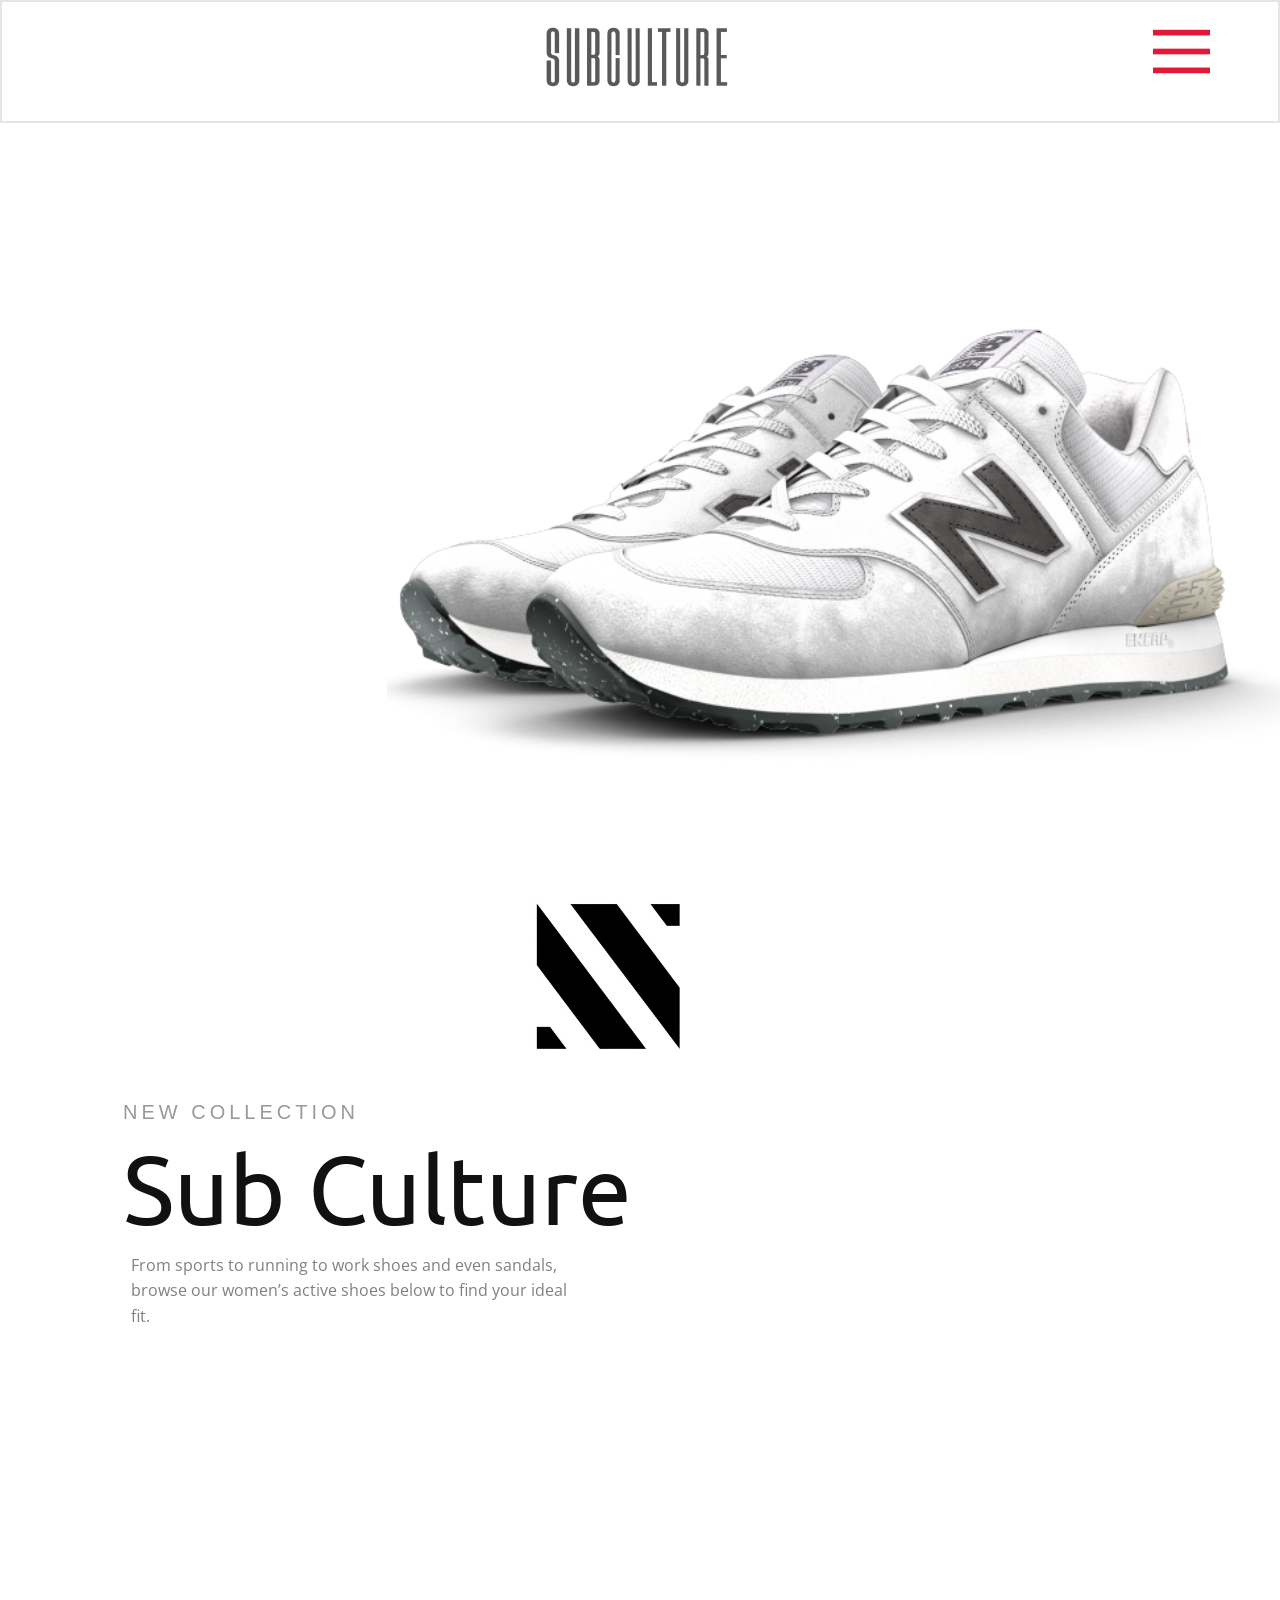
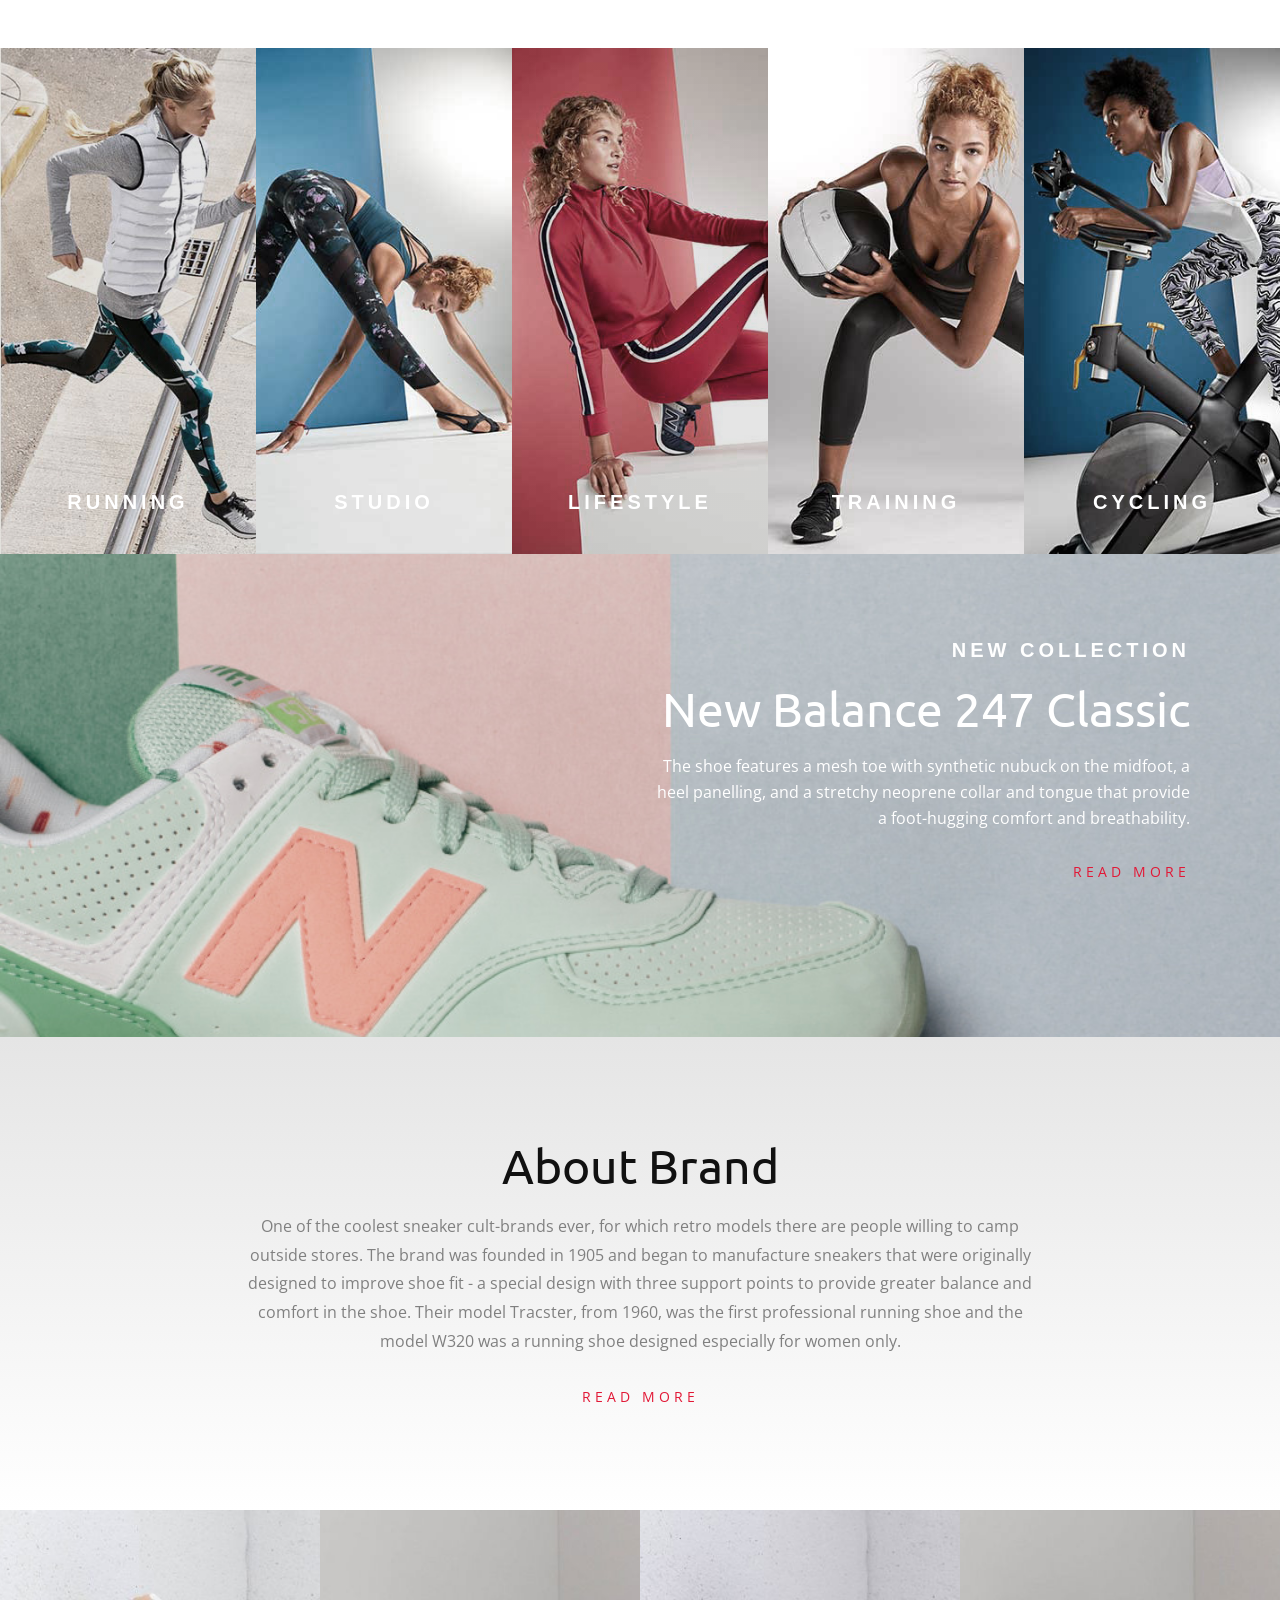
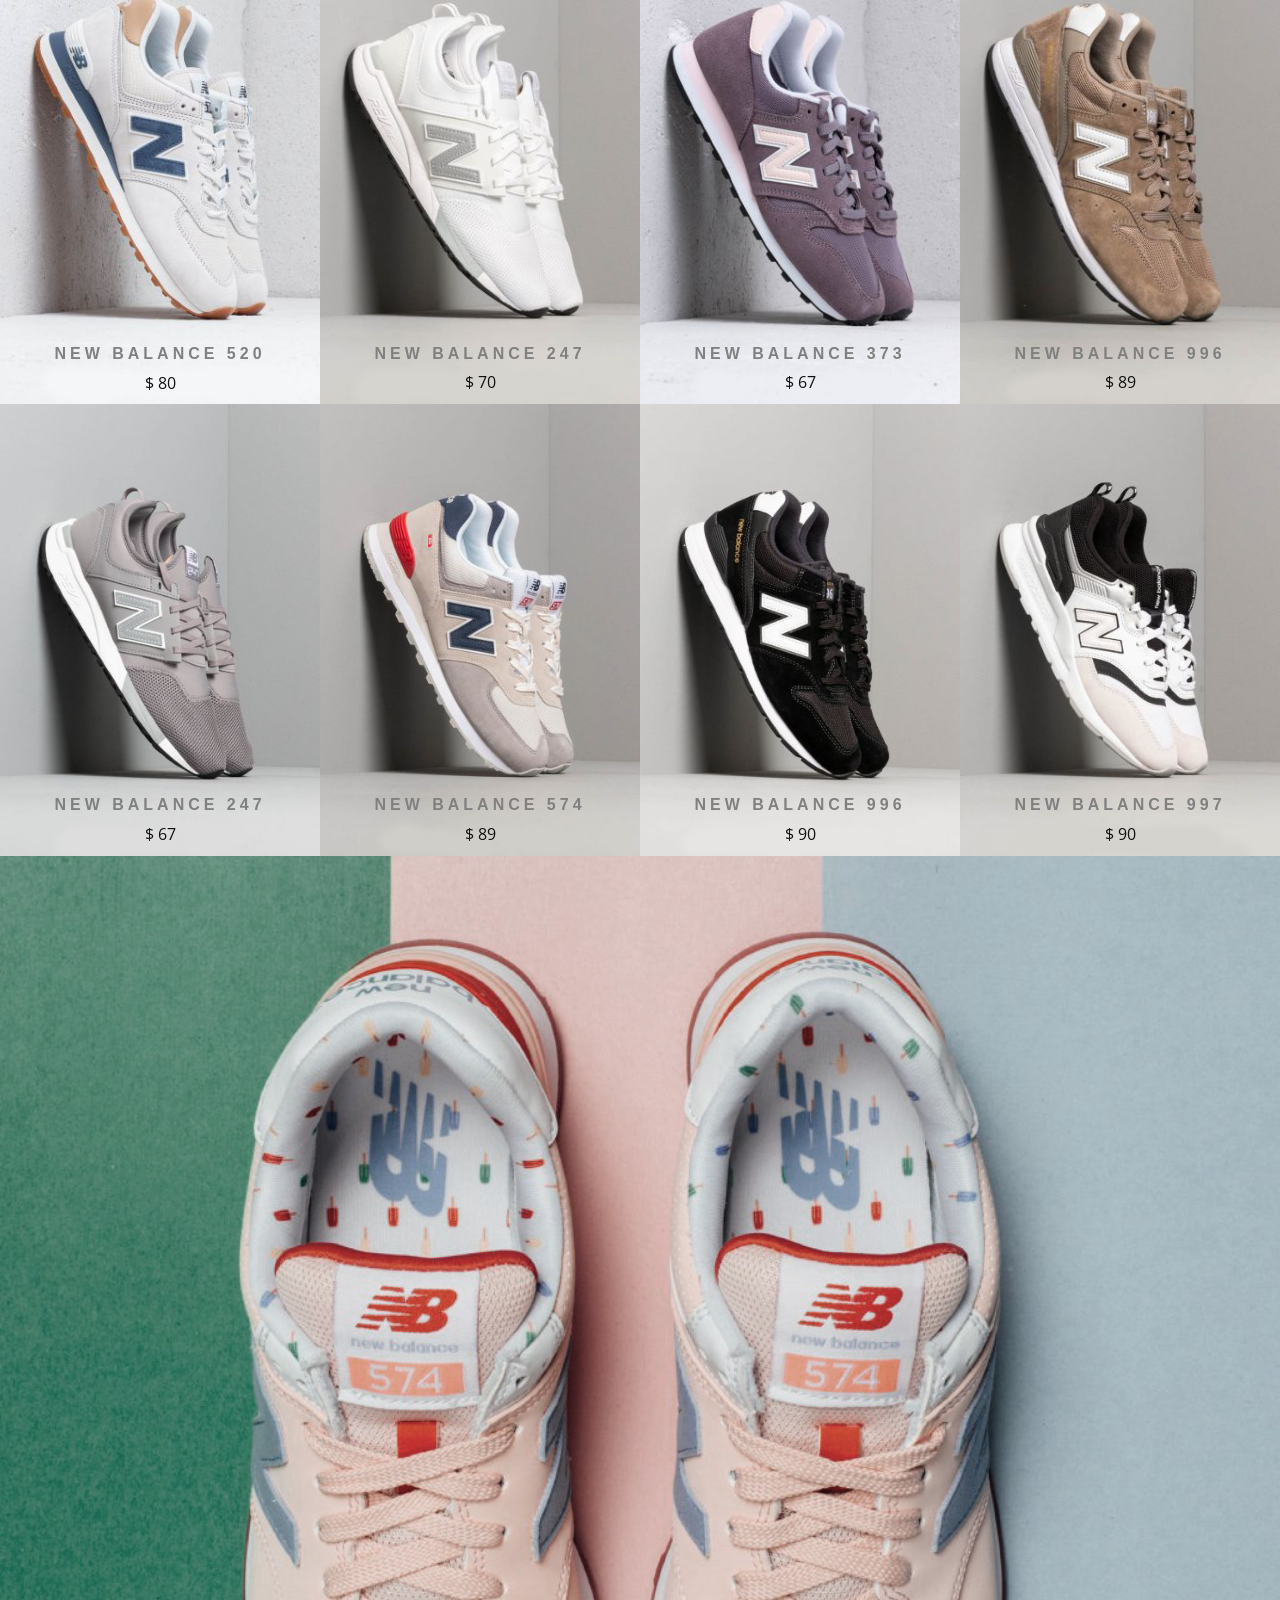
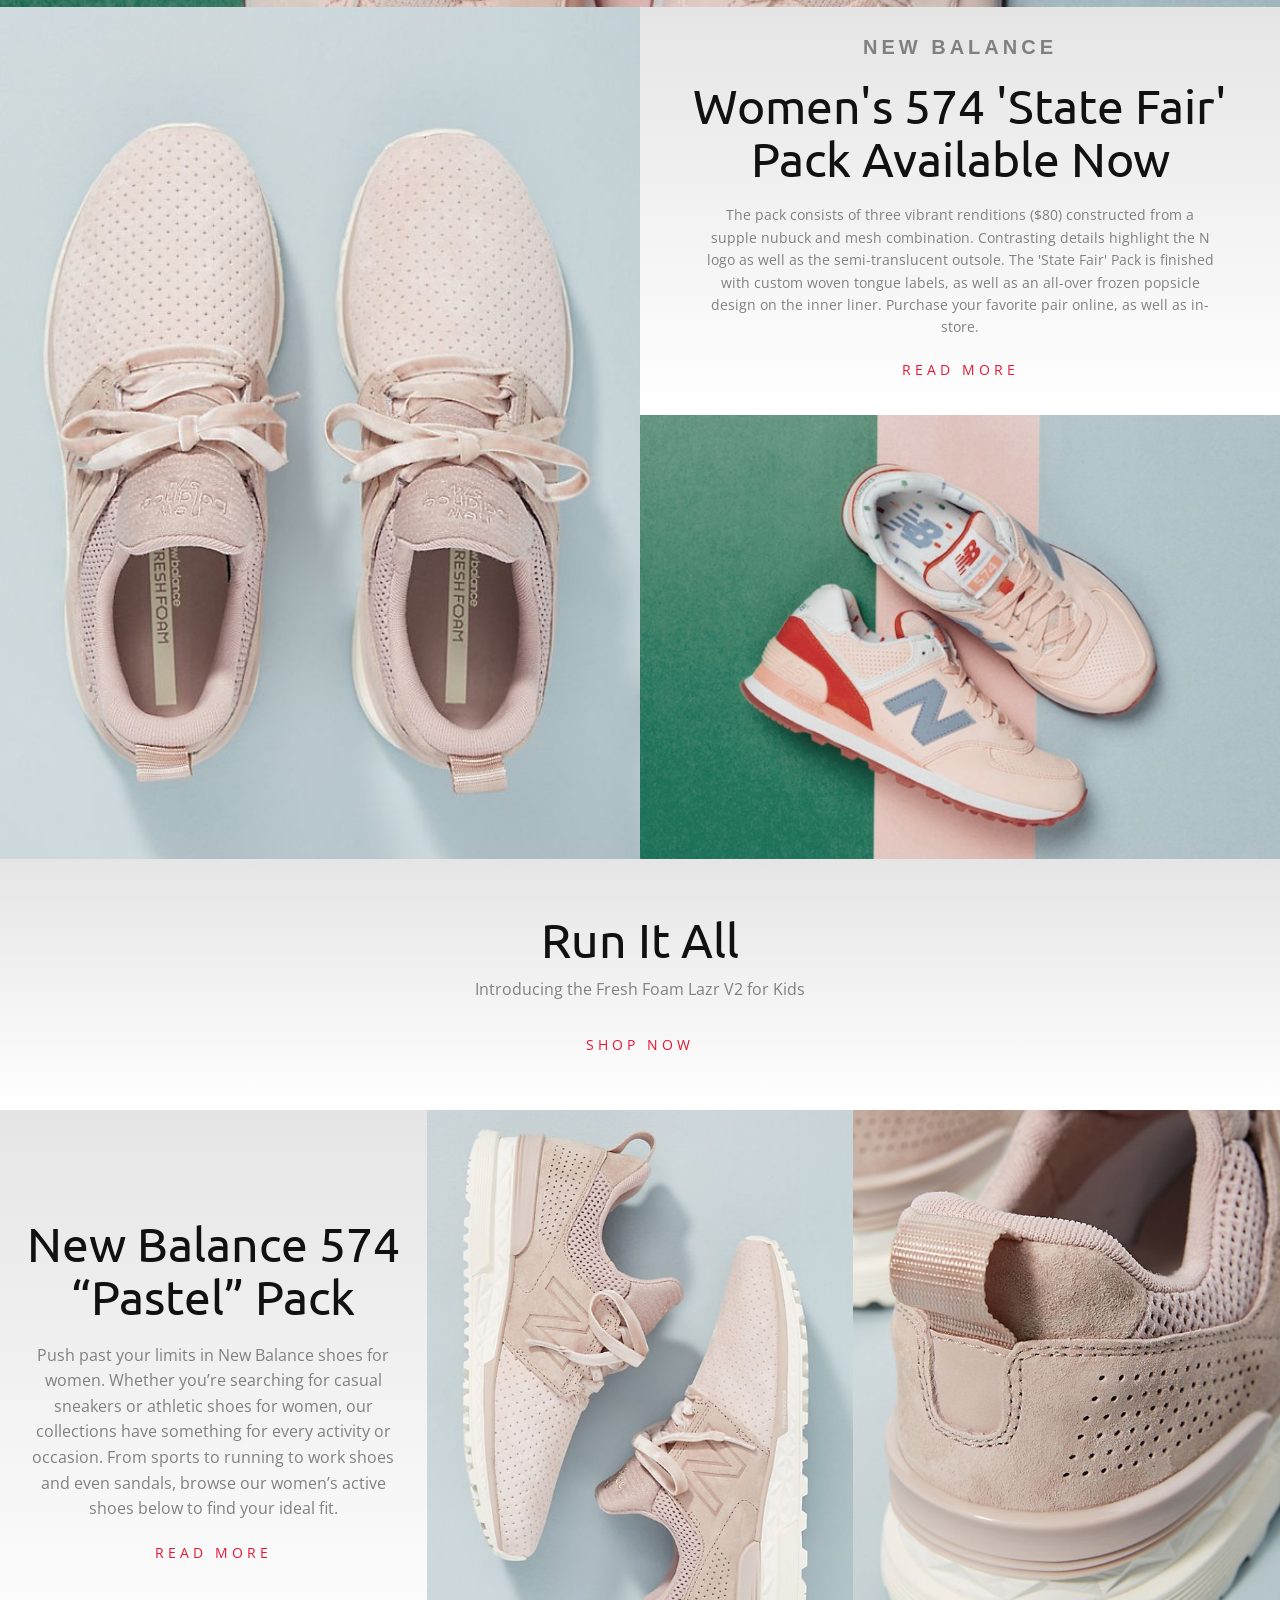
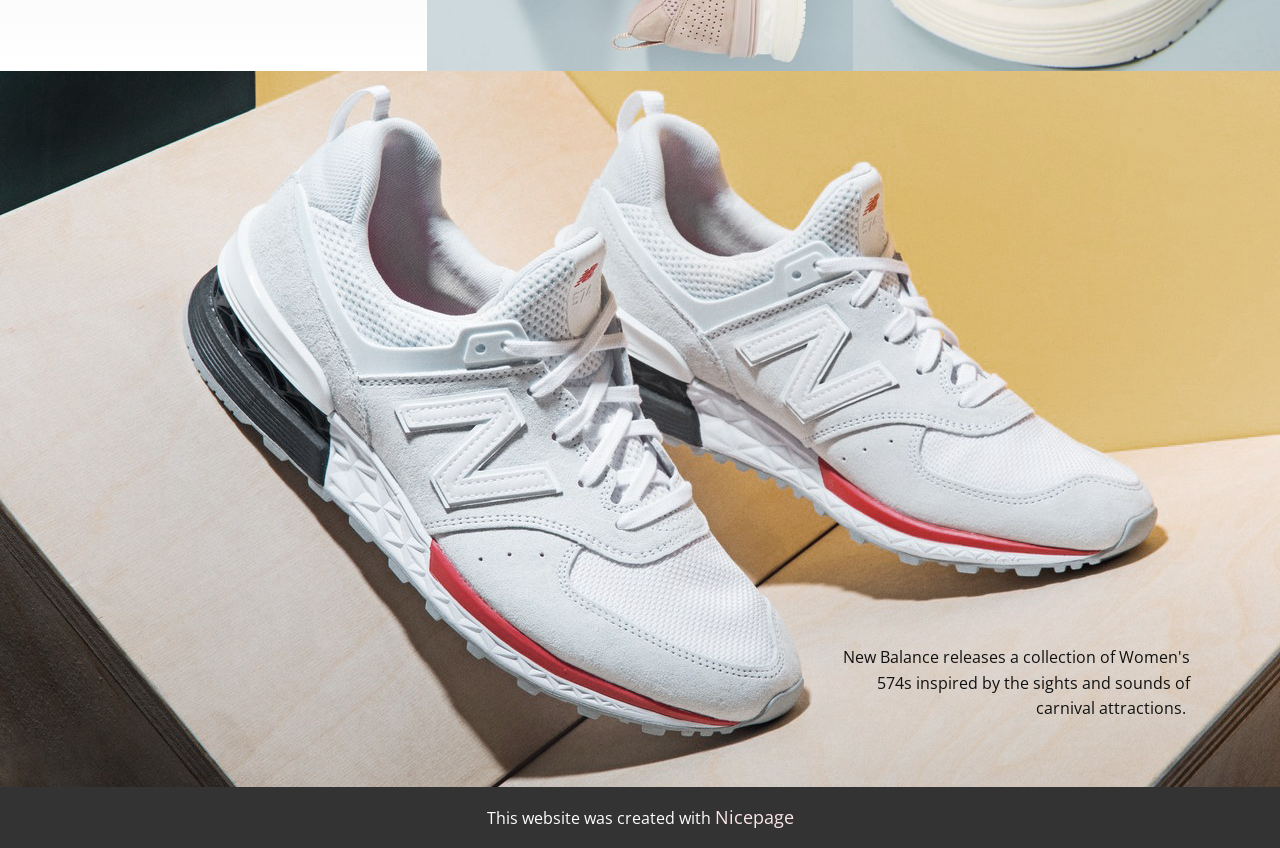
<file: WebSite6630351/index.html>
<!DOCTYPE html>
<html style="font-size: 16px;" lang="ua"><head>
    <meta name="viewport" content="width=device-width, initial-scale=1.0">
    <meta charset="utf-8">
    <meta name="keywords" content="New Balance, About Brand">
    <meta name="description" content="">
    <title>SubCulture</title>
    <link rel="stylesheet" href="nicepage.css" media="screen">
<link rel="stylesheet" href="index.css" media="screen">
    <script class="u-script" type="text/javascript" src="jquery.js" defer=""></script>
    <script class="u-script" type="text/javascript" src="nicepage.js" defer=""></script>
    <meta name="generator" content="Nicepage 8.3.7, nicepage.com">
    
    
    
    
    
    
    
    
    
    
    
    
    <link id="u-page-google-font" rel="stylesheet" href="https://fonts.googleapis.com/css2?display=swap&amp;family=Roboto:ital,wght@0,100;0,200;0,300;0,400;0,500;0,600;0,700;0,800;0,900;1,100;1,200;1,300;1,400;1,500;1,600;1,700;1,800;1,900&amp;family=Open+Sans:ital,wght@0,300;0,400;0,500;0,600;0,700;0,800;1,300;1,400;1,500;1,600;1,700;1,800&amp;family=Ubuntu:ital,wght@0,300;0,400;0,500;0,700;1,300;1,400;1,500;1,700&amp;family=Playfair+Display:ital,wght@0,400;0,500;0,600;0,700;0,800;0,900;1,400;1,500;1,600;1,700;1,800;1,900">
    <script type="application/ld+json">{
		"@context": "http://schema.org",
		"@type": "Organization",
		"name": "",
		"logo": "images/IMG_0152.jpg"
}</script>
    <meta name="theme-color" content="#e21836">
    <meta property="og:title" content="SubCulture">
    <meta property="og:type" content="website">
  <meta data-intl-tel-input-cdn-path="intlTelInput/"></head>
  <body data-home-page="https://website6630351.nicepage.io/SubCulture.html?version=5fd00255-24f8-b390-bf48-1d7e7efd234c" data-home-page-title="SubCulture" data-path-to-root="./" data-include-products="false" class="u-body u-clearfix u-overlap u-overlap-transparent u-xl-mode" data-lang="ua"><header class="u-border-2 u-border-grey-10 u-clearfix u-header u-header" id="sec-298a"><div class="u-clearfix u-sheet u-valign-middle-lg u-valign-middle-md u-valign-middle-sm u-valign-middle-xs u-sheet-1">
        <nav class="u-align-left u-font-size-14 u-menu u-menu-hamburger u-menu-open-right u-nav-spacing-25 u-offcanvas u-menu-1" data-responsive-from="XL" role="navigation" data-animation-name="customAnimationIn" data-animation-duration="1000" data-animation-delay="0" data-animation-direction="" data-submenu-level="with-reload">
          <div class="menu-collapse u-custom-font u-font-courier-new" style="font-size: 1rem; letter-spacing: 0px; font-weight: 700; text-transform: uppercase;">
            <a class="u-button-style u-custom-active-border-color u-custom-active-color u-custom-border u-custom-border-color u-custom-borders u-custom-hover-border-color u-custom-hover-color u-custom-left-right-menu-spacing u-custom-padding-bottom u-custom-text-active-color u-custom-text-color u-custom-text-decoration u-custom-text-hover-color u-custom-top-bottom-menu-spacing u-nav-link u-radius" href="#" style="padding: 18px 0px; font-size: calc(1em + 41px); --top-left-radius: 20px; --bottom-left-radius: 20px;" tabindex="-1" aria-label="Open menu" aria-controls="4095">
              <svg class="u-svg-link" preserveAspectRatio="xMidYMin slice" viewBox="0 0 302 302" style=""><use xmlns:xlink="http://www.w3.org/1999/xlink" xlink:href="#svg-7b92"></use></svg>
              <svg xmlns="http://www.w3.org/2000/svg" xmlns:xlink="http://www.w3.org/1999/xlink" version="1.1" id="svg-7b92" x="0px" y="0px" viewBox="0 0 302 302" style="enable-background:new 0 0 302 302;" xml:space="preserve" class="u-svg-content"><g><rect y="36" width="302" height="30"></rect><rect y="236" width="302" height="30"></rect><rect y="136" width="302" height="30"></rect>
</g><g></g><g></g><g></g><g></g><g></g><g></g><g></g><g></g><g></g><g></g><g></g><g></g><g></g><g></g><g></g></svg>
            </a>
          </div>
          <div class="u-custom-menu u-nav-container">
            <ul role="menubar" class="u-custom-font u-font-courier-new u-nav u-spacing-30 u-unstyled u-nav-1"><li role="none" class="u-nav-item"><a role="menuitem" class="u-border-2 u-border-active-grey-90 u-border-hover-grey-50 u-border-no-left u-border-no-right u-border-no-top u-button-style u-nav-link u-text-active-grey-90 u-text-grey-90 u-text-hover-grey-90 u-nav-link-2" href="./">SubCulture</a>
</li></ul>
          </div>
          <div class="u-custom-menu u-nav-container-collapse" id="4095" role="region" aria-label="Menu panel">
            <div class="u-align-center u-black u-container-align-center u-container-style u-inner-container-layout u-opacity u-opacity-var u-sidenav u-sidenav-1">
              <div class="u-inner-container-layout u-sidenav-overflow">
                <div class="u-menu-close u-menu-close-1" tabindex="-1" aria-label="Close menu"></div>
                <ul class="u-align-center u-custom-font u-font-playfair-display u-nav u-popupmenu-items u-spacing-0 u-text-black u-unstyled u-nav-2" role="menubar"><li role="none" class="u-nav-item"><a role="menuitem" class="u-button-style u-nav-link" href="./" style="padding-top: 24px; padding-bottom: 24px;">SubCulture</a>
</li></ul>
                <a href="" class="u-border-2 u-border-grey-40 u-btn u-button-style u-none u-text-hover-white u-btn-1">Кнопка</a>
              </div>
            </div>
            <div class="u-black u-menu-overlay u-opacity u-opacity-var" style="--opacity: 0.8;"></div>
          </div>
          <style class="menu-style">@media (max-width: 1139px) {
                    [data-responsive-from="LG"] .u-nav-container {
                        display: none;
                    }
                    [data-responsive-from="LG"] .menu-collapse {
                        display: block;
                    }
                }</style>
        </nav>
        <a href="#" class="u-image u-image-round u-logo u-opacity u-opacity-65 u-radius u-image-1" data-image-width="693" data-image-height="250">
          <img src="images/IMG_0152.jpg" class="u-logo-image u-logo-image-1">
        </a>
      </div></header> 
    <section class="u-clearfix u-parallax u-section-1" id="sec-64a4">
      <img src="images/3595044.png" alt="" class="u-image u-image-contain u-image-default u-image-1">
      <div class="u-align-center-xs u-container-style u-group u-group-1">
        <div class="u-container-layout u-valign-middle-md u-container-layout-1">
          <img src="images/IMG_01522.jpg" alt="" class="u-image u-image-contain u-image-default u-image-2" data-image-width="263" data-image-height="262">
          <h2 class="u-subtitle u-text u-text-grey-40 u-text-1">New Collection</h2>
          <h1 class="u-text u-title u-text-2">Sub Culture</h1>
          <p class="u-text u-text-grey-50 u-text-3">From sports to running to work shoes and even sandals, browse our women’s active shoes below to find your ideal fit.</p>
        </div>
      </div>
    </section>
    <section class="u-clearfix u-section-2" id="sec-a1b0">
      <div class="data-layout-selected u-clearfix u-expanded-width u-layout-wrap u-layout-wrap-1">
        <div class="u-layout">
          <div class="u-layout-row">
            <div class="u-container-style u-image u-layout-cell u-left-cell u-shading u-size-12 u-size-20-md u-image-1">
              <div class="u-container-layout u-container-layout-1">
                <h4 class="u-align-center u-text u-text-1">running</h4>
              </div>
            </div>
            <div class="u-container-style u-image u-layout-cell u-size-12 u-size-20-md u-image-2">
              <div class="u-container-layout u-container-layout-2">
                <h4 class="u-align-center u-text u-text-body-alt-color u-text-2">studio</h4>
              </div>
            </div>
            <div class="u-container-style u-image u-layout-cell u-shading u-size-12 u-size-20-md u-image-3">
              <div class="u-container-layout u-container-layout-3">
                <h4 class="u-align-center u-text u-text-3">lifestyle</h4>
              </div>
            </div>
            <div class="u-container-style u-image u-layout-cell u-size-12 u-size-30-md u-image-4">
              <div class="u-container-layout u-container-layout-4">
                <h4 class="u-align-center u-text u-text-white u-text-4">training</h4>
              </div>
            </div>
            <div class="u-container-style u-image u-layout-cell u-right-cell u-size-12 u-size-30-md u-image-5">
              <div class="u-container-layout u-container-layout-5">
                <h4 class="u-align-center u-text u-text-white u-text-5">cycling</h4>
              </div>
            </div>
          </div>
        </div>
      </div>
    </section>
    <section class="u-clearfix u-image u-section-3" id="sec-55db">
      <div class="u-clearfix u-sheet u-sheet-1">
        <div class="u-align-right u-container-align-right u-container-style u-expanded-width-sm u-expanded-width-xs u-group u-group-1">
          <div class="u-container-layout u-valign-middle u-container-layout-1">
            <h4 class="u-text u-text-white u-text-1">new collection</h4>
            <h2 class="u-text u-text-white u-text-2">New Balance 247 Classic</h2>
            <p class="u-text u-text-white u-text-3">The shoe features a mesh toe with synthetic nubuck on the midfoot, a heel panelling, and a stretchy neoprene collar and tongue that provide a foot-hugging comfort and breathability.</p>
            <a href="#" class="u-link u-link-1">read more</a>
          </div>
        </div>
      </div>
    </section>
    <section class="u-clearfix u-gradient u-section-4" id="sec-b9a1">
      <div class="u-clearfix u-sheet u-sheet-1">
        <div class="u-container-style u-group u-group-1">
          <div class="u-container-layout u-valign-middle u-container-layout-1">
            <h2 class="u-align-center u-text u-text-1">About Brand</h2>
            <p class="u-align-center u-text u-text-grey-50 u-text-2">One of the coolest sneaker&nbsp;cult-brands ever, for which retro models there are people willing to camp outside stores. The brand was founded in 1905 and began to manufacture sneakers that were originally designed to improve shoe
                        fit - a special design with three support points to provide greater balance and comfort in the shoe. Their model Tracster, from 1960, was the first professional running shoe and the model W320 was a running shoe designed especially
                        for women only.</p>
            <a href="#" class="u-link u-link-1">read more</a>
          </div>
        </div>
      </div>
    </section>
    <section class="u-clearfix u-image u-section-5" id="sec-4e0b" data-image-width="2000" data-image-height="1333">
      <div class="u-clearfix u-expanded-width u-layout-wrap">
        <div class="u-layout">
          <div class="u-layout-col">
            <div class="u-size-30">
              <div class="u-layout-row">
                <div class="u-container-style u-image u-layout-cell u-left-cell u-size-15 u-size-30-md u-image-1">
                  <div class="u-container-layout u-container-layout-1">
                    <h5 class="u-align-center u-text u-text-grey-50 u-text-1">new balance 520</h5>
                    <p class="u-align-center u-text u-text-2">$ 80</p>
                  </div>
                </div>
                <div class="u-container-style u-image u-layout-cell u-size-15 u-size-30-md u-image-2">
                  <div class="u-container-layout u-container-layout-2">
                    <h5 class="u-align-center u-text u-text-grey-50 u-text-3">new balance 247</h5>
                    <p class="u-align-center u-text u-text-4">$ 70</p>
                  </div>
                </div>
                <div class="u-container-style u-image u-layout-cell u-size-15 u-size-30-md u-image-3">
                  <div class="u-container-layout u-container-layout-3">
                    <h5 class="u-align-center u-text u-text-grey-50 u-text-5">new balance 373</h5>
                    <p class="u-align-center u-text u-text-6">$ 67</p>
                  </div>
                </div>
                <div class="u-container-style u-image u-layout-cell u-right-cell u-size-15 u-size-30-md u-image-4">
                  <div class="u-container-layout u-container-layout-4">
                    <h5 class="u-align-center u-text u-text-grey-50 u-text-7">new balance 996</h5>
                    <p class="u-align-center u-text u-text-8">$ 89</p>
                  </div>
                </div>
              </div>
            </div>
            <div class="u-size-30">
              <div class="u-layout-row">
                <div class="u-container-style u-image u-layout-cell u-left-cell u-size-15 u-size-30-md u-image-5">
                  <div class="u-container-layout u-container-layout-5">
                    <h5 class="u-align-center u-text u-text-grey-50 u-text-9">new balance 247</h5>
                    <p class="u-align-center u-text u-text-10">$ 67</p>
                  </div>
                </div>
                <div class="u-container-style u-image u-layout-cell u-size-15 u-size-30-md u-image-6">
                  <div class="u-container-layout u-container-layout-6">
                    <h5 class="u-align-center u-text u-text-grey-50 u-text-11">new balance 574</h5>
                    <p class="u-align-center u-text u-text-12">$ 89</p>
                  </div>
                </div>
                <div class="u-container-style u-image u-layout-cell u-size-15 u-size-30-md u-image-7">
                  <div class="u-container-layout u-container-layout-7">
                    <h5 class="u-align-center u-text u-text-grey-50 u-text-13">new balance 996</h5>
                    <p class="u-align-center u-text u-text-14">$ 90</p>
                  </div>
                </div>
                <div class="u-container-style u-image u-layout-cell u-right-cell u-size-15 u-size-30-md u-image-8">
                  <div class="u-container-layout u-container-layout-8">
                    <h5 class="u-align-center u-text u-text-grey-50 u-text-15">new balance 997</h5>
                    <p class="u-align-center u-text u-text-16">$ 90</p>
                  </div>
                </div>
              </div>
            </div>
          </div>
        </div>
      </div>
    </section>
    <section class="u-clearfix u-image u-section-6" id="sec-0396">
      <div class="u-clearfix u-sheet u-sheet-1"></div>
    </section>
    <section class="u-clearfix u-section-7" id="sec-0c0d">
      <div class="u-clearfix u-expanded-width u-layout-wrap u-layout-wrap-1">
        <div class="u-layout">
          <div class="u-layout-row">
            <div class="u-size-30 u-size-60-md">
              <div class="u-layout-row">
                <div class="u-container-style u-image u-layout-cell u-left-cell u-size-60 u-image-1">
                  <div class="u-container-layout"></div>
                </div>
              </div>
            </div>
            <div class="u-size-30 u-size-60-md">
              <div class="u-layout-col">
                <div class="u-align-center u-container-align-center u-container-style u-gradient u-layout-cell u-right-cell u-size-20 u-layout-cell-2">
                  <div class="u-container-layout u-valign-middle">
                    <h4 class="u-text u-text-grey-50 u-text-1">New Balance</h4>
                    <h2 class="u-text u-text-2">Women's 574 'State Fair' Pack Available Now</h2>
                    <p class="u-text u-text-grey-50 u-text-3">The pack consists of three vibrant renditions ($80) constructed from a supple nubuck and mesh combination. Contrasting details highlight the N logo as well as the semi-translucent outsole. The 'State Fair' Pack is finished
                                        with custom woven tongue labels, as well as an all-over frozen popsicle design on the inner liner. Purchase your favorite pair online, as well as in-store. </p>
                    <a href="#" class="u-link u-link-1">read more</a>
                  </div>
                </div>
                <div class="u-container-style u-image u-layout-cell u-right-cell u-size-40 u-image-2">
                  <div class="u-container-layout"></div>
                </div>
              </div>
            </div>
          </div>
        </div>
      </div>
    </section>
    <section class="u-clearfix u-gradient u-section-8" id="carousel_254a">
      <div class="u-clearfix u-sheet u-sheet-1">
        <div class="u-container-style u-group u-group-1">
          <div class="u-container-layout u-valign-middle u-container-layout-1">
            <h2 class="u-align-center u-text u-text-1">Run It All</h2>
            <p class="u-align-center u-text u-text-grey-50 u-text-2">Introducing the Fresh Foam Lazr V2 for Kids</p>
            <a href="#" class="u-link u-link-1">shop now</a>
          </div>
        </div>
      </div>
    </section>
    <section class="u-clearfix u-gradient u-section-9" id="sec-80a7">
      <div class="u-clearfix u-expanded-width u-layout-wrap u-layout-wrap-1">
        <div class="u-gutter-0 u-layout">
          <div class="u-layout-row">
            <div class="u-align-center u-container-align-center u-container-style u-layout-cell u-left-cell u-size-20 u-layout-cell-1">
              <div class="u-container-layout u-valign-middle u-container-layout-1">
                <h2 class="u-text u-text-1">New Balance 574 “Pastel” Pack</h2>
                <p class="u-text u-text-grey-50 u-text-2">Push past your limits in New Balance shoes for women. Whether you’re searching for casual sneakers or athletic shoes for women, our collections have something for every activity or occasion. From sports to running to work shoes
                                and even sandals, browse our women’s active shoes below to find your ideal fit.</p>
                <a href="#" class="u-link u-link-1">read more</a>
              </div>
            </div>
            <div class="u-align-center u-container-align-center u-container-style u-image u-layout-cell u-size-20 u-image-1">
              <div class="u-container-layout u-container-layout-2"></div>
            </div>
            <div class="u-container-style u-image u-layout-cell u-right-cell u-size-20 u-image-2">
              <div class="u-container-layout"></div>
            </div>
          </div>
        </div>
      </div>
    </section>
    <section class="u-clearfix u-image u-section-10" id="sec-4c0d">
      <div class="u-clearfix u-sheet u-sheet-1">
        <div class="u-align-right u-container-align-right u-container-style u-group u-group-1">
          <div class="u-container-layout u-valign-middle u-container-layout-1">
            <p class="u-text u-text-1">New Balance releases a collection of Women's 574s inspired by the sights and sounds of carnival attractions.&nbsp;</p>
          </div>
        </div>
      </div>
    </section>
    
    
    
    
    <section class="u-backlink u-clearfix u-grey-80"> This website was created with <a href="https://nicepage.com">Nicepage</a>
    </section>
  
</body></html>
</file>
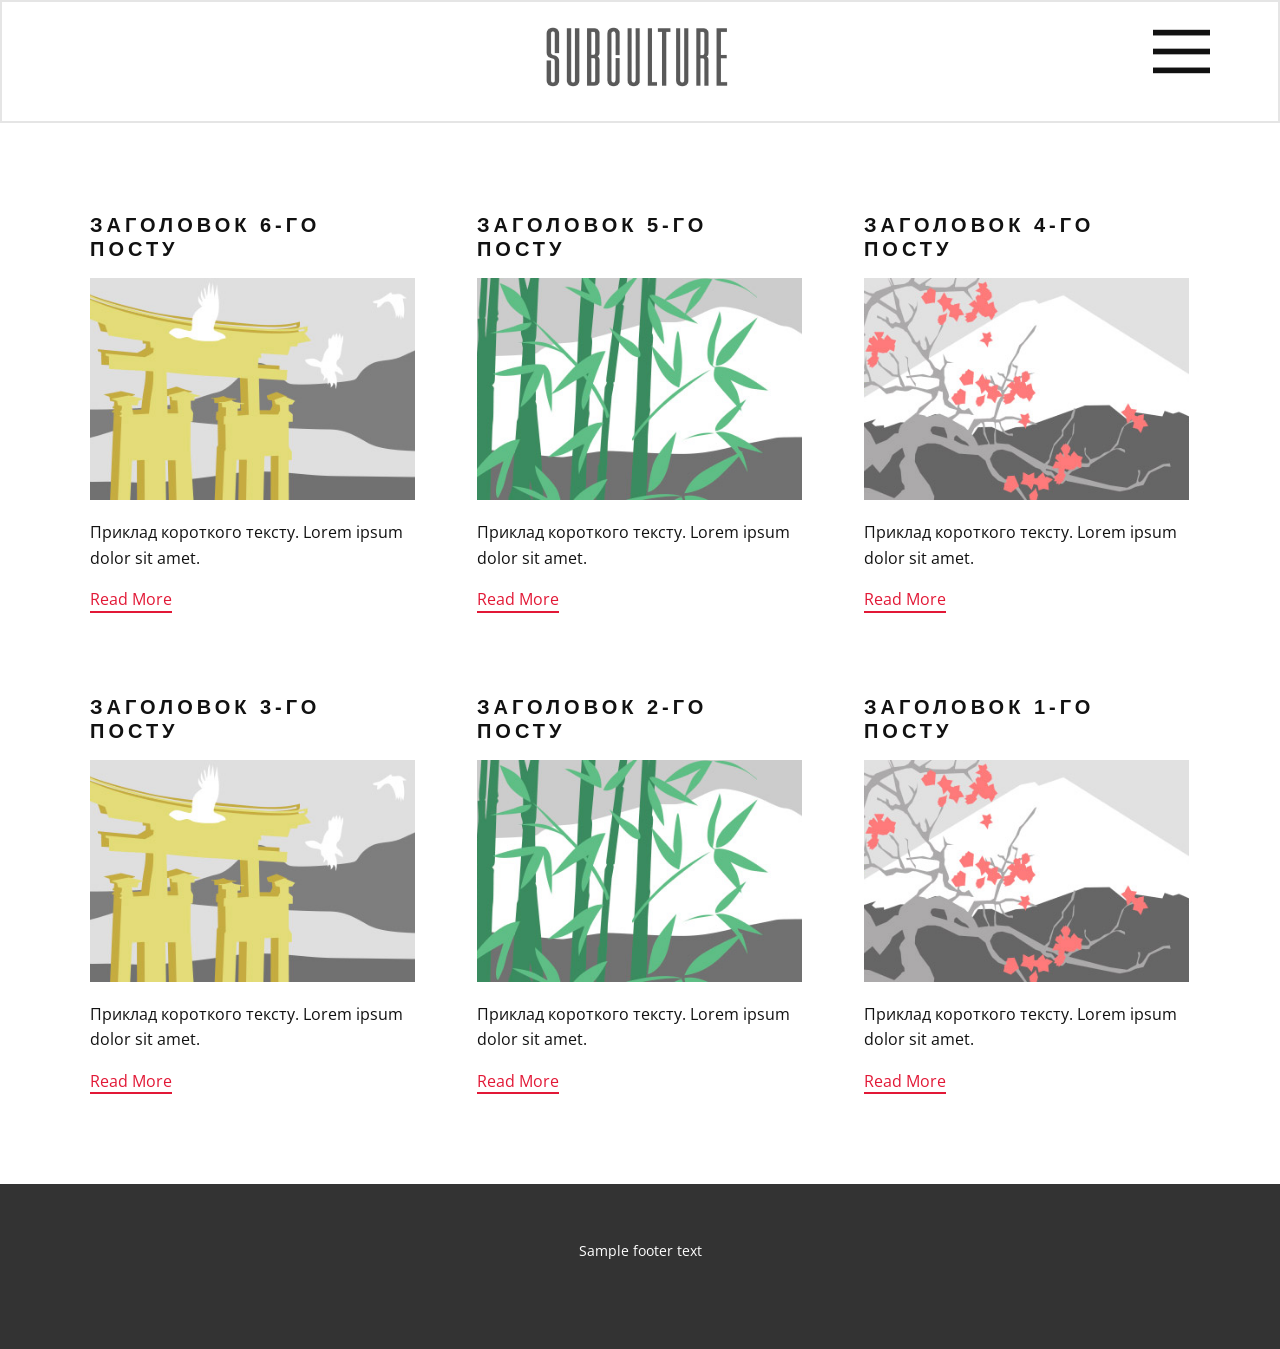
<file: WebSite6630351/blog/blog.html>
<!DOCTYPE html>
<html style="font-size: 16px;" lang="ua"><head>
    <meta name="viewport" content="width=device-width, initial-scale=1.0">
    <meta charset="utf-8">
    <meta name="keywords" content="">
    <meta name="description" content="">
    <title>Блог</title>
    <link rel="stylesheet" href="../nicepage.css" media="screen">
<link rel="stylesheet" href="../Blog-Template.css" media="screen">
    <script class="u-script" type="text/javascript" src="../jquery.js" defer=""></script>
    <script class="u-script" type="text/javascript" src="../nicepage.js" defer=""></script>
    <meta name="generator" content="Nicepage 8.3.7, nicepage.com">
    
    
    
    <link id="u-page-google-font" rel="stylesheet" href="https://fonts.googleapis.com/css2?display=swap&amp;family=Roboto:ital,wght@0,100;0,200;0,300;0,400;0,500;0,600;0,700;0,800;0,900;1,100;1,200;1,300;1,400;1,500;1,600;1,700;1,800;1,900&amp;family=Open+Sans:ital,wght@0,300;0,400;0,500;0,600;0,700;0,800;1,300;1,400;1,500;1,600;1,700;1,800&amp;family=Playfair+Display:ital,wght@0,400;0,500;0,600;0,700;0,800;0,900;1,400;1,500;1,600;1,700;1,800;1,900">
    <script type="application/ld+json">{
		"@context": "http://schema.org",
		"@type": "Organization",
		"name": "",
		"logo": "images/IMG_0152.jpg"
}</script>
    <meta name="theme-color" content="#e21836">
  <meta data-intl-tel-input-cdn-path="intlTelInput/"></head>
  <body data-path-to-root="../" data-include-products="false" class="u-body u-xl-mode" data-lang="ua"><header class="u-border-2 u-border-grey-10 u-clearfix u-header u-header" id="sec-298a"><div class="u-clearfix u-sheet u-valign-middle-lg u-valign-middle-md u-valign-middle-sm u-valign-middle-xs u-sheet-1">
        <nav class="u-align-left u-font-size-14 u-menu u-menu-hamburger u-menu-open-right u-nav-spacing-25 u-offcanvas u-menu-1" data-responsive-from="XL" role="navigation" data-animation-name="customAnimationIn" data-animation-duration="1000" data-animation-delay="0" data-animation-direction="" data-submenu-level="with-reload">
          <div class="menu-collapse u-custom-font u-font-courier-new" style="font-size: 1rem; letter-spacing: 0px; font-weight: 700; text-transform: uppercase;">
            <a class="u-button-style u-custom-active-border-color u-custom-active-color u-custom-border u-custom-border-color u-custom-borders u-custom-hover-border-color u-custom-hover-color u-custom-left-right-menu-spacing u-custom-padding-bottom u-custom-text-active-color u-custom-text-color u-custom-text-decoration u-custom-text-hover-color u-custom-top-bottom-menu-spacing u-nav-link u-radius" href="#" style="padding: 18px 0px; font-size: calc(1em + 41px); --top-left-radius: 20px; --bottom-left-radius: 20px;" tabindex="-1" aria-label="Open menu" aria-controls="4095">
              <svg class="u-svg-link" preserveAspectRatio="xMidYMin slice" viewBox="0 0 302 302" style=""><use xmlns:xlink="http://www.w3.org/1999/xlink" xlink:href="#svg-7b92"></use></svg>
              <svg xmlns="http://www.w3.org/2000/svg" xmlns:xlink="http://www.w3.org/1999/xlink" version="1.1" id="svg-7b92" x="0px" y="0px" viewBox="0 0 302 302" style="enable-background:new 0 0 302 302;" xml:space="preserve" class="u-svg-content"><g><rect y="36" width="302" height="30"></rect><rect y="236" width="302" height="30"></rect><rect y="136" width="302" height="30"></rect>
</g><g></g><g></g><g></g><g></g><g></g><g></g><g></g><g></g><g></g><g></g><g></g><g></g><g></g><g></g><g></g></svg>
            </a>
          </div>
          <div class="u-custom-menu u-nav-container">
            <ul role="menubar" class="u-custom-font u-font-courier-new u-nav u-spacing-30 u-unstyled u-nav-1"><li role="none" class="u-nav-item"><a role="menuitem" class="u-border-2 u-border-active-grey-90 u-border-hover-grey-50 u-border-no-left u-border-no-right u-border-no-top u-button-style u-nav-link u-text-active-grey-90 u-text-grey-90 u-text-hover-grey-90 u-nav-link-2" href="../">SubCulture</a>
</li></ul>
          </div>
          <div class="u-custom-menu u-nav-container-collapse" id="4095" role="region" aria-label="Menu panel">
            <div class="u-align-center u-black u-container-align-center u-container-style u-inner-container-layout u-opacity u-opacity-var u-sidenav u-sidenav-1">
              <div class="u-inner-container-layout u-sidenav-overflow">
                <div class="u-menu-close u-menu-close-1" tabindex="-1" aria-label="Close menu"></div>
                <ul class="u-align-center u-custom-font u-font-playfair-display u-nav u-popupmenu-items u-spacing-0 u-text-black u-unstyled u-nav-2" role="menubar"><li role="none" class="u-nav-item"><a role="menuitem" class="u-button-style u-nav-link" href="../" style="padding-top: 24px; padding-bottom: 24px;">SubCulture</a>
</li></ul>
                <a href="" class="u-border-2 u-border-grey-40 u-btn u-button-style u-none u-text-hover-white u-btn-1">Кнопка</a>
              </div>
            </div>
            <div class="u-black u-menu-overlay u-opacity u-opacity-var" style="--opacity: 0.8;"></div>
          </div>
          <style class="menu-style">@media (max-width: 1139px) {
                    [data-responsive-from="LG"] .u-nav-container {
                        display: none;
                    }
                    [data-responsive-from="LG"] .menu-collapse {
                        display: block;
                    }
                }</style>
        </nav>
        <a href="#" class="u-image u-image-round u-logo u-opacity u-opacity-65 u-radius u-image-1" data-image-width="693" data-image-height="250">
          <img src="../images/IMG_0152.jpg" class="u-logo-image u-logo-image-1">
        </a>
      </div></header>
    <section class="u-clearfix u-section-1" id="block-2">
      <div class="u-clearfix u-sheet u-valign-middle u-sheet-1"><!--blog--><!--blog_options_json--><!--{"type":"Recent","source":"","tags":"","count":""}--><!--/blog_options_json-->
        <div class="u-blog u-expanded-width u-repeater u-repeater-1" data-blog-id="blog-1"><!--blog_post-->
          <div class="u-blog-post u-container-style u-repeater-item u-white u-repeater-item-1">
            <div class="u-container-layout u-similar-container u-valign-top u-container-layout-1"><!--blog_post_header-->
              <h4 class="u-blog-control u-text u-text-1">
                <a class="u-post-header-link" href="../blog/пост-5.html">Заголовок 6-го посту</a>
              </h4><!--/blog_post_header--><!--blog_post_image-->
              <img alt="" class="u-blog-control u-expanded-width u-image u-image-default u-image-1" src="../images/8ad73f3c.jpeg" data-href="../blog/пост-5.html"><!--/blog_post_image--><!--blog_post_content-->
              <div class="u-blog-control u-post-content u-text u-text-2 fr-view">Приклад короткого тексту. Lorem ipsum dolor sit amet.</div><!--/blog_post_content--><!--blog_post_readmore-->
              <a href="../blog/пост-5.html" class="u-blog-control u-border-2 u-border-palette-1-base u-btn u-btn-rectangle u-button-style u-none u-btn-1"><!--blog_post_readmore_content--><!--options_json--><!--{"content":"Read More","defaultValue":"Читати далі"}--><!--/options_json-->Read More<!--/blog_post_readmore_content--></a><!--/blog_post_readmore-->
            </div>
          </div><div class="u-blog-post u-container-style u-repeater-item u-video-cover u-white">
            <div class="u-container-layout u-similar-container u-valign-top u-container-layout-2"><!--blog_post_header-->
              <h4 class="u-blog-control u-text u-text-3">
                <a class="u-post-header-link" href="../blog/пост-4.html">Заголовок 5-го посту</a>
              </h4><!--/blog_post_header--><!--blog_post_image-->
              <img alt="" class="u-blog-control u-expanded-width u-image u-image-default u-image-2" src="../images/68f64b9d.jpeg" data-href="../blog/пост-4.html"><!--/blog_post_image--><!--blog_post_content-->
              <div class="u-blog-control u-post-content u-text u-text-4 fr-view">Приклад короткого тексту. Lorem ipsum dolor sit amet.</div><!--/blog_post_content--><!--blog_post_readmore-->
              <a href="../blog/пост-4.html" class="u-blog-control u-border-2 u-border-palette-1-base u-btn u-btn-rectangle u-button-style u-none u-btn-2"><!--blog_post_readmore_content--><!--options_json--><!--{"content":"Read More","defaultValue":"Читати далі"}--><!--/options_json-->Read More<!--/blog_post_readmore_content--></a><!--/blog_post_readmore-->
            </div>
          </div><div class="u-blog-post u-container-style u-repeater-item u-video-cover u-white">
            <div class="u-container-layout u-similar-container u-valign-top u-container-layout-3"><!--blog_post_header-->
              <h4 class="u-blog-control u-text u-text-5">
                <a class="u-post-header-link" href="../blog/пост-3.html">Заголовок 4-го посту</a>
              </h4><!--/blog_post_header--><!--blog_post_image-->
              <img alt="" class="u-blog-control u-expanded-width u-image u-image-default u-image-3" src="../images/0fd3416c.jpeg" data-href="../blog/пост-3.html"><!--/blog_post_image--><!--blog_post_content-->
              <div class="u-blog-control u-post-content u-text u-text-6 fr-view">Приклад короткого тексту. Lorem ipsum dolor sit amet.</div><!--/blog_post_content--><!--blog_post_readmore-->
              <a href="../blog/пост-3.html" class="u-blog-control u-border-2 u-border-palette-1-base u-btn u-btn-rectangle u-button-style u-none u-btn-3"><!--blog_post_readmore_content--><!--options_json--><!--{"content":"Read More","defaultValue":"Читати далі"}--><!--/options_json-->Read More<!--/blog_post_readmore_content--></a><!--/blog_post_readmore-->
            </div>
          </div><div class="u-blog-post u-container-style u-repeater-item u-white u-repeater-item-1">
            <div class="u-container-layout u-similar-container u-valign-top u-container-layout-1"><!--blog_post_header-->
              <h4 class="u-blog-control u-text u-text-1">
                <a class="u-post-header-link" href="../blog/пост-2.html">Заголовок 3-го посту</a>
              </h4><!--/blog_post_header--><!--blog_post_image-->
              <img alt="" class="u-blog-control u-expanded-width u-image u-image-default u-image-1" src="../images/8ad73f3c.jpeg" data-href="../blog/пост-2.html"><!--/blog_post_image--><!--blog_post_content-->
              <div class="u-blog-control u-post-content u-text u-text-2 fr-view">Приклад короткого тексту. Lorem ipsum dolor sit amet.</div><!--/blog_post_content--><!--blog_post_readmore-->
              <a href="../blog/пост-2.html" class="u-blog-control u-border-2 u-border-palette-1-base u-btn u-btn-rectangle u-button-style u-none u-btn-1"><!--blog_post_readmore_content--><!--options_json--><!--{"content":"Read More","defaultValue":"Читати далі"}--><!--/options_json-->Read More<!--/blog_post_readmore_content--></a><!--/blog_post_readmore-->
            </div>
          </div><div class="u-blog-post u-container-style u-repeater-item u-video-cover u-white">
            <div class="u-container-layout u-similar-container u-valign-top u-container-layout-2"><!--blog_post_header-->
              <h4 class="u-blog-control u-text u-text-3">
                <a class="u-post-header-link" href="../blog/пост-1.html">Заголовок 2-го посту</a>
              </h4><!--/blog_post_header--><!--blog_post_image-->
              <img alt="" class="u-blog-control u-expanded-width u-image u-image-default u-image-2" src="../images/68f64b9d.jpeg" data-href="../blog/пост-1.html"><!--/blog_post_image--><!--blog_post_content-->
              <div class="u-blog-control u-post-content u-text u-text-4 fr-view">Приклад короткого тексту. Lorem ipsum dolor sit amet.</div><!--/blog_post_content--><!--blog_post_readmore-->
              <a href="../blog/пост-1.html" class="u-blog-control u-border-2 u-border-palette-1-base u-btn u-btn-rectangle u-button-style u-none u-btn-2"><!--blog_post_readmore_content--><!--options_json--><!--{"content":"Read More","defaultValue":"Читати далі"}--><!--/options_json-->Read More<!--/blog_post_readmore_content--></a><!--/blog_post_readmore-->
            </div>
          </div><div class="u-blog-post u-container-style u-repeater-item u-video-cover u-white">
            <div class="u-container-layout u-similar-container u-valign-top u-container-layout-3"><!--blog_post_header-->
              <h4 class="u-blog-control u-text u-text-5">
                <a class="u-post-header-link" href="../blog/пост.html">Заголовок 1-го посту</a>
              </h4><!--/blog_post_header--><!--blog_post_image-->
              <img alt="" class="u-blog-control u-expanded-width u-image u-image-default u-image-3" src="../images/0fd3416c.jpeg" data-href="../blog/пост.html"><!--/blog_post_image--><!--blog_post_content-->
              <div class="u-blog-control u-post-content u-text u-text-6 fr-view">Приклад короткого тексту. Lorem ipsum dolor sit amet.</div><!--/blog_post_content--><!--blog_post_readmore-->
              <a href="../blog/пост.html" class="u-blog-control u-border-2 u-border-palette-1-base u-btn u-btn-rectangle u-button-style u-none u-btn-3"><!--blog_post_readmore_content--><!--options_json--><!--{"content":"Read More","defaultValue":"Читати далі"}--><!--/options_json-->Read More<!--/blog_post_readmore_content--></a><!--/blog_post_readmore-->
            </div>
          </div><!--/blog_post--><!--blog_post-->
          <!--/blog_post--><!--blog_post-->
          <!--/blog_post-->
        </div><!--/blog-->
      </div>
    </section>
    
    
    
    <footer class="top-margin-for-add-section-widget-small u-clearfix u-footer u-grey-80" id="sec-cbbd"><div class="u-clearfix u-sheet u-sheet-1">
        <div class="u-align-center u-container-align-center u-container-style u-group u-group-1">
          <div class="u-container-layout u-valign-middle u-container-layout-1">
            <p class="u-small-text u-text u-text-variant u-text-1">Sample footer text</p>
          </div>
        </div>
      </div></footer>
    <section class="u-backlink u-clearfix u-grey-80"></section>
  
</body></html>
</file>
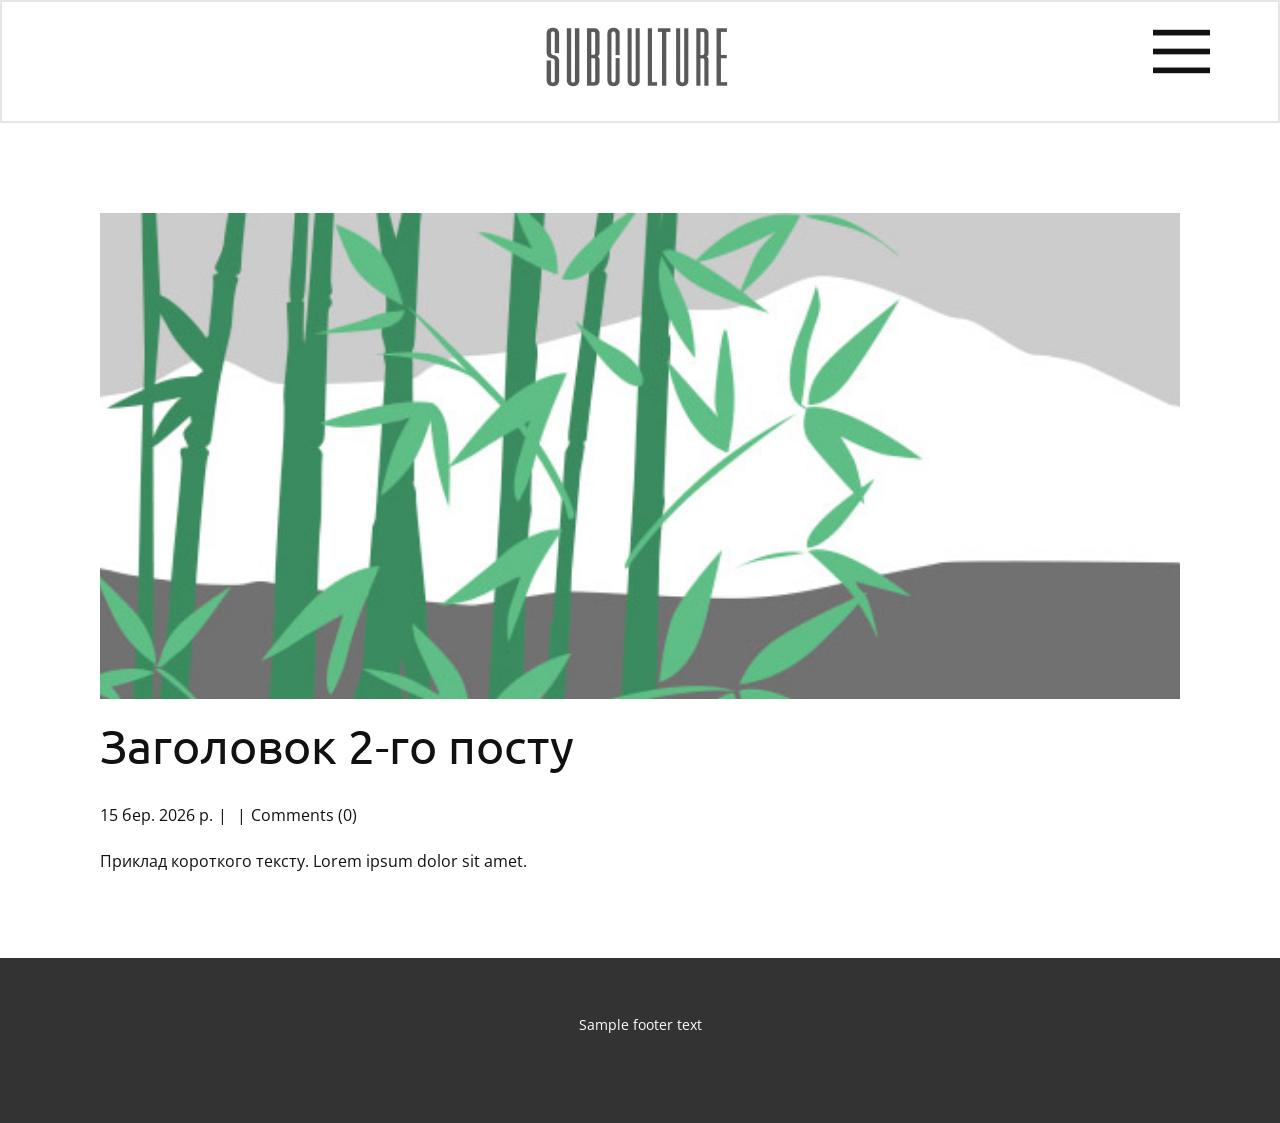
<file: WebSite6630351/blog/пост-1.html>
<!DOCTYPE html>
<html style="font-size: 16px;" lang="ua"><head>
    <meta name="viewport" content="width=device-width, initial-scale=1.0">
    <meta charset="utf-8">
    <meta name="keywords" content="Заголовок 1-го посту">
    <meta name="description" content="">
    <title>Заголовок 2-го посту</title>
    <link rel="stylesheet" href="../nicepage.css" media="screen">
<link rel="stylesheet" href="../Post-Template.css" media="screen">
    <script class="u-script" type="text/javascript" src="../jquery.js" defer=""></script>
    <script class="u-script" type="text/javascript" src="../nicepage.js" defer=""></script>
    <meta name="generator" content="Nicepage 8.3.7, nicepage.com">
    
    
    
    <link id="u-page-google-font" rel="stylesheet" href="https://fonts.googleapis.com/css2?display=swap&amp;family=Roboto:ital,wght@0,100;0,200;0,300;0,400;0,500;0,600;0,700;0,800;0,900;1,100;1,200;1,300;1,400;1,500;1,600;1,700;1,800;1,900&amp;family=Open+Sans:ital,wght@0,300;0,400;0,500;0,600;0,700;0,800;1,300;1,400;1,500;1,600;1,700;1,800&amp;family=Ubuntu:ital,wght@0,300;0,400;0,500;0,700;1,300;1,400;1,500;1,700&amp;family=Playfair+Display:ital,wght@0,400;0,500;0,600;0,700;0,800;0,900;1,400;1,500;1,600;1,700;1,800;1,900">
    <script type="application/ld+json">{
		"@context": "http://schema.org",
		"@type": "Organization",
		"name": "",
		"logo": "images/IMG_0152.jpg"
}</script>
    <meta name="theme-color" content="#e21836">
  <meta data-intl-tel-input-cdn-path="intlTelInput/"></head>
  <body data-path-to-root="./" data-include-products="false" class="u-body u-xl-mode" data-lang="ua"><header class="u-border-2 u-border-grey-10 u-clearfix u-header u-header" id="sec-298a"><div class="u-clearfix u-sheet u-valign-middle-lg u-valign-middle-md u-valign-middle-sm u-valign-middle-xs u-sheet-1">
        <nav class="u-align-left u-font-size-14 u-menu u-menu-hamburger u-menu-open-right u-nav-spacing-25 u-offcanvas u-menu-1" data-responsive-from="XL" role="navigation" data-animation-name="customAnimationIn" data-animation-duration="1000" data-animation-delay="0" data-animation-direction="" data-submenu-level="with-reload">
          <div class="menu-collapse u-custom-font u-font-courier-new" style="font-size: 1rem; letter-spacing: 0px; font-weight: 700; text-transform: uppercase;">
            <a class="u-button-style u-custom-active-border-color u-custom-active-color u-custom-border u-custom-border-color u-custom-borders u-custom-hover-border-color u-custom-hover-color u-custom-left-right-menu-spacing u-custom-padding-bottom u-custom-text-active-color u-custom-text-color u-custom-text-decoration u-custom-text-hover-color u-custom-top-bottom-menu-spacing u-nav-link u-radius" href="#" style="padding: 18px 0px; font-size: calc(1em + 41px); --top-left-radius: 20px; --bottom-left-radius: 20px;" tabindex="-1" aria-label="Open menu" aria-controls="4095">
              <svg class="u-svg-link" preserveAspectRatio="xMidYMin slice" viewBox="0 0 302 302" style=""><use xmlns:xlink="http://www.w3.org/1999/xlink" xlink:href="#svg-7b92"></use></svg>
              <svg xmlns="http://www.w3.org/2000/svg" xmlns:xlink="http://www.w3.org/1999/xlink" version="1.1" id="svg-7b92" x="0px" y="0px" viewBox="0 0 302 302" style="enable-background:new 0 0 302 302;" xml:space="preserve" class="u-svg-content"><g><rect y="36" width="302" height="30"></rect><rect y="236" width="302" height="30"></rect><rect y="136" width="302" height="30"></rect>
</g><g></g><g></g><g></g><g></g><g></g><g></g><g></g><g></g><g></g><g></g><g></g><g></g><g></g><g></g><g></g></svg>
            </a>
          </div>
          <div class="u-custom-menu u-nav-container">
            <ul role="menubar" class="u-custom-font u-font-courier-new u-nav u-spacing-30 u-unstyled u-nav-1"><li role="none" class="u-nav-item"><a role="menuitem" class="u-border-2 u-border-active-grey-90 u-border-hover-grey-50 u-border-no-left u-border-no-right u-border-no-top u-button-style u-nav-link u-text-active-grey-90 u-text-grey-90 u-text-hover-grey-90 u-nav-link-2" href="../">SubCulture</a>
</li></ul>
          </div>
          <div class="u-custom-menu u-nav-container-collapse" id="4095" role="region" aria-label="Menu panel">
            <div class="u-align-center u-black u-container-align-center u-container-style u-inner-container-layout u-opacity u-opacity-var u-sidenav u-sidenav-1">
              <div class="u-inner-container-layout u-sidenav-overflow">
                <div class="u-menu-close u-menu-close-1" tabindex="-1" aria-label="Close menu"></div>
                <ul class="u-align-center u-custom-font u-font-playfair-display u-nav u-popupmenu-items u-spacing-0 u-text-black u-unstyled u-nav-2" role="menubar"><li role="none" class="u-nav-item"><a role="menuitem" class="u-button-style u-nav-link" href="../" style="padding-top: 24px; padding-bottom: 24px;">SubCulture</a>
</li></ul>
                <a href="" class="u-border-2 u-border-grey-40 u-btn u-button-style u-none u-text-hover-white u-btn-1">Кнопка</a>
              </div>
            </div>
            <div class="u-black u-menu-overlay u-opacity u-opacity-var" style="--opacity: 0.8;"></div>
          </div>
          <style class="menu-style">@media (max-width: 1139px) {
                    [data-responsive-from="LG"] .u-nav-container {
                        display: none;
                    }
                    [data-responsive-from="LG"] .menu-collapse {
                        display: block;
                    }
                }</style>
        </nav>
        <a href="#" class="u-image u-image-round u-logo u-opacity u-opacity-65 u-radius u-image-1" data-image-width="693" data-image-height="250">
          <img src="../images/IMG_0152.jpg" class="u-logo-image u-logo-image-1">
        </a>
      </div></header>
    <section class="u-align-center u-clearfix u-section-1" id="block-2">
      <div class="u-clearfix u-sheet u-valign-middle-md u-valign-middle-sm u-valign-middle-xs u-sheet-1"><!--post_details--><!--post_details_options_json--><!--{"source":""}--><!--/post_details_options_json--><!--blog_post-->
        <div class="u-container-style u-expanded-width u-post-details u-post-details-1">
          <div class="u-container-layout u-valign-middle u-container-layout-1"><!--blog_post_image-->
            <img alt="" class="u-blog-control u-expanded-width u-image u-image-default u-image-1" src="../images/68f64b9d.jpeg"><!--/blog_post_image--><!--blog_post_header-->
            <h2 class="u-blog-control u-text u-text-1">Заголовок 2-го посту</h2><!--/blog_post_header--><!--blog_post_metadata-->
            <div class="u-blog-control u-metadata u-metadata-1"><!--blog_post_metadata_date--><span class="u-meta-date u-meta-icon">15 бер. 2026 р.</span><!--/blog_post_metadata_date--><!--blog_post_metadata_category--><span class="u-meta-category u-meta-icon"></span><!--/blog_post_metadata_category--><!--blog_post_metadata_comments--><span class="u-meta-comments u-meta-icon"><!--blog_post_metadata_comments_content-->Comments (0)<!--/blog_post_metadata_comments_content--></span><!--/blog_post_metadata_comments-->
            </div><!--/blog_post_metadata--><!--blog_post_content-->
            <div class="u-align-justify u-blog-control u-post-content u-text u-text-2 fr-view">
  <p>Приклад короткого тексту. Lorem ipsum dolor sit amet.</p>
  </div><!--/blog_post_content-->
          </div>
        </div><!--/blog_post--><!--/post_details-->
      </div>
    </section>
    
    
    
    <footer class="top-margin-for-add-section-widget-small u-clearfix u-footer u-grey-80" id="sec-cbbd"><div class="u-clearfix u-sheet u-sheet-1">
        <div class="u-align-center u-container-align-center u-container-style u-group u-group-1">
          <div class="u-container-layout u-valign-middle u-container-layout-1">
            <p class="u-small-text u-text u-text-variant u-text-1">Sample footer text</p>
          </div>
        </div>
      </div></footer>
    <section class="u-backlink u-clearfix u-grey-80"></section>
  
</body></html>
</file>
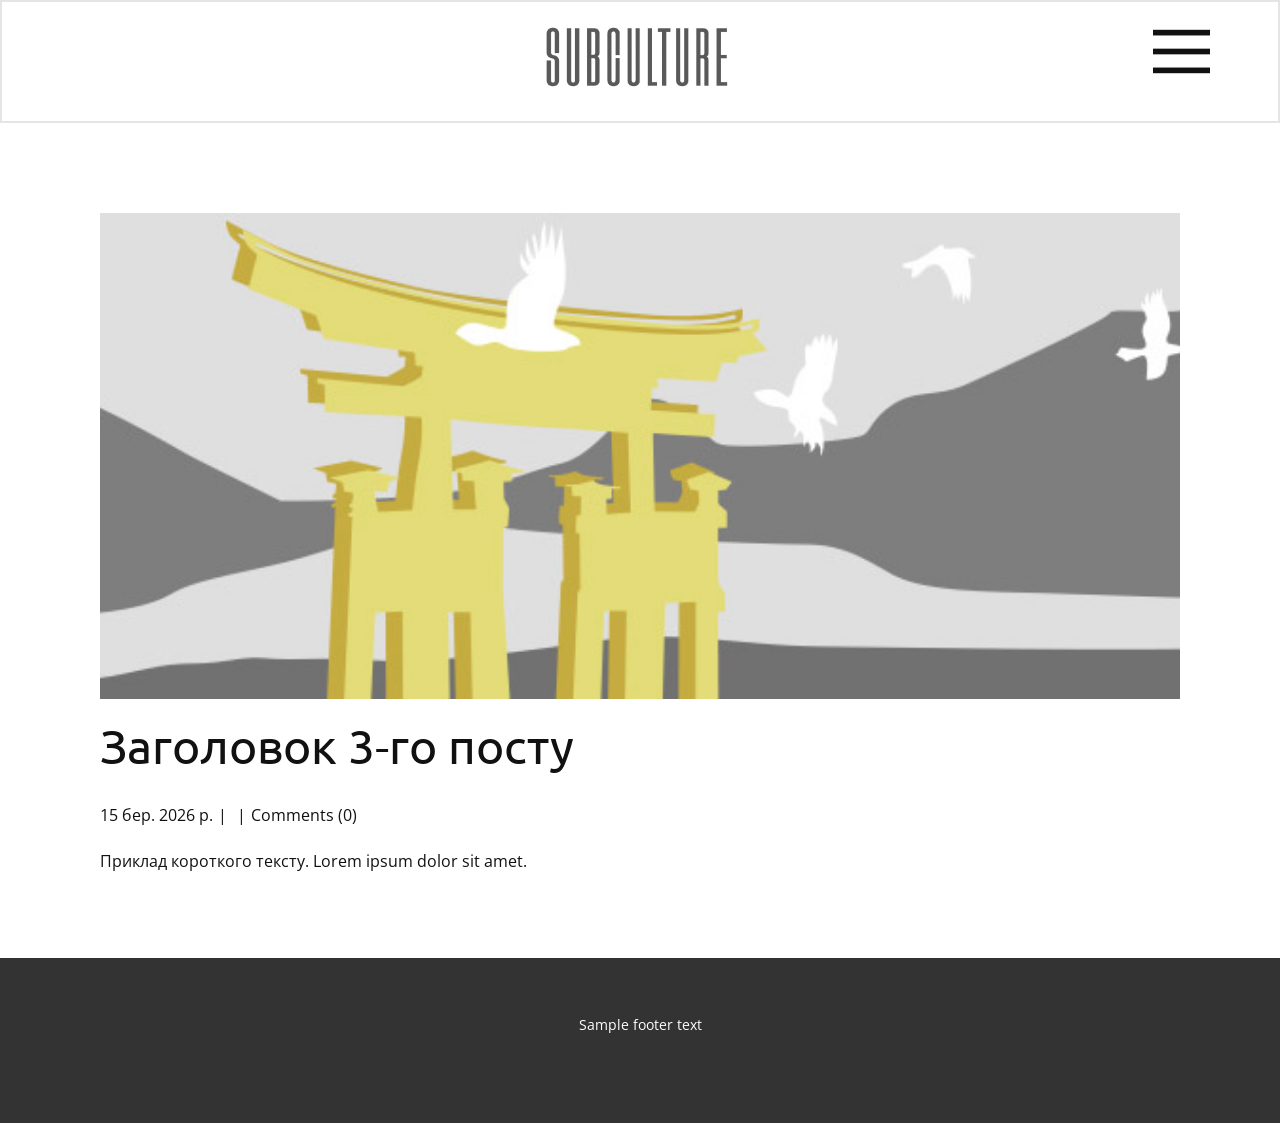
<file: WebSite6630351/blog/пост-2.html>
<!DOCTYPE html>
<html style="font-size: 16px;" lang="ua"><head>
    <meta name="viewport" content="width=device-width, initial-scale=1.0">
    <meta charset="utf-8">
    <meta name="keywords" content="Заголовок 1-го посту">
    <meta name="description" content="">
    <title>Заголовок 3-го посту</title>
    <link rel="stylesheet" href="../nicepage.css" media="screen">
<link rel="stylesheet" href="../Post-Template.css" media="screen">
    <script class="u-script" type="text/javascript" src="../jquery.js" defer=""></script>
    <script class="u-script" type="text/javascript" src="../nicepage.js" defer=""></script>
    <meta name="generator" content="Nicepage 8.3.7, nicepage.com">
    
    
    
    <link id="u-page-google-font" rel="stylesheet" href="https://fonts.googleapis.com/css2?display=swap&amp;family=Roboto:ital,wght@0,100;0,200;0,300;0,400;0,500;0,600;0,700;0,800;0,900;1,100;1,200;1,300;1,400;1,500;1,600;1,700;1,800;1,900&amp;family=Open+Sans:ital,wght@0,300;0,400;0,500;0,600;0,700;0,800;1,300;1,400;1,500;1,600;1,700;1,800&amp;family=Ubuntu:ital,wght@0,300;0,400;0,500;0,700;1,300;1,400;1,500;1,700&amp;family=Playfair+Display:ital,wght@0,400;0,500;0,600;0,700;0,800;0,900;1,400;1,500;1,600;1,700;1,800;1,900">
    <script type="application/ld+json">{
		"@context": "http://schema.org",
		"@type": "Organization",
		"name": "",
		"logo": "images/IMG_0152.jpg"
}</script>
    <meta name="theme-color" content="#e21836">
  <meta data-intl-tel-input-cdn-path="intlTelInput/"></head>
  <body data-path-to-root="./" data-include-products="false" class="u-body u-xl-mode" data-lang="ua"><header class="u-border-2 u-border-grey-10 u-clearfix u-header u-header" id="sec-298a"><div class="u-clearfix u-sheet u-valign-middle-lg u-valign-middle-md u-valign-middle-sm u-valign-middle-xs u-sheet-1">
        <nav class="u-align-left u-font-size-14 u-menu u-menu-hamburger u-menu-open-right u-nav-spacing-25 u-offcanvas u-menu-1" data-responsive-from="XL" role="navigation" data-animation-name="customAnimationIn" data-animation-duration="1000" data-animation-delay="0" data-animation-direction="" data-submenu-level="with-reload">
          <div class="menu-collapse u-custom-font u-font-courier-new" style="font-size: 1rem; letter-spacing: 0px; font-weight: 700; text-transform: uppercase;">
            <a class="u-button-style u-custom-active-border-color u-custom-active-color u-custom-border u-custom-border-color u-custom-borders u-custom-hover-border-color u-custom-hover-color u-custom-left-right-menu-spacing u-custom-padding-bottom u-custom-text-active-color u-custom-text-color u-custom-text-decoration u-custom-text-hover-color u-custom-top-bottom-menu-spacing u-nav-link u-radius" href="#" style="padding: 18px 0px; font-size: calc(1em + 41px); --top-left-radius: 20px; --bottom-left-radius: 20px;" tabindex="-1" aria-label="Open menu" aria-controls="4095">
              <svg class="u-svg-link" preserveAspectRatio="xMidYMin slice" viewBox="0 0 302 302" style=""><use xmlns:xlink="http://www.w3.org/1999/xlink" xlink:href="#svg-7b92"></use></svg>
              <svg xmlns="http://www.w3.org/2000/svg" xmlns:xlink="http://www.w3.org/1999/xlink" version="1.1" id="svg-7b92" x="0px" y="0px" viewBox="0 0 302 302" style="enable-background:new 0 0 302 302;" xml:space="preserve" class="u-svg-content"><g><rect y="36" width="302" height="30"></rect><rect y="236" width="302" height="30"></rect><rect y="136" width="302" height="30"></rect>
</g><g></g><g></g><g></g><g></g><g></g><g></g><g></g><g></g><g></g><g></g><g></g><g></g><g></g><g></g><g></g></svg>
            </a>
          </div>
          <div class="u-custom-menu u-nav-container">
            <ul role="menubar" class="u-custom-font u-font-courier-new u-nav u-spacing-30 u-unstyled u-nav-1"><li role="none" class="u-nav-item"><a role="menuitem" class="u-border-2 u-border-active-grey-90 u-border-hover-grey-50 u-border-no-left u-border-no-right u-border-no-top u-button-style u-nav-link u-text-active-grey-90 u-text-grey-90 u-text-hover-grey-90 u-nav-link-2" href="../">SubCulture</a>
</li></ul>
          </div>
          <div class="u-custom-menu u-nav-container-collapse" id="4095" role="region" aria-label="Menu panel">
            <div class="u-align-center u-black u-container-align-center u-container-style u-inner-container-layout u-opacity u-opacity-var u-sidenav u-sidenav-1">
              <div class="u-inner-container-layout u-sidenav-overflow">
                <div class="u-menu-close u-menu-close-1" tabindex="-1" aria-label="Close menu"></div>
                <ul class="u-align-center u-custom-font u-font-playfair-display u-nav u-popupmenu-items u-spacing-0 u-text-black u-unstyled u-nav-2" role="menubar"><li role="none" class="u-nav-item"><a role="menuitem" class="u-button-style u-nav-link" href="../" style="padding-top: 24px; padding-bottom: 24px;">SubCulture</a>
</li></ul>
                <a href="" class="u-border-2 u-border-grey-40 u-btn u-button-style u-none u-text-hover-white u-btn-1">Кнопка</a>
              </div>
            </div>
            <div class="u-black u-menu-overlay u-opacity u-opacity-var" style="--opacity: 0.8;"></div>
          </div>
          <style class="menu-style">@media (max-width: 1139px) {
                    [data-responsive-from="LG"] .u-nav-container {
                        display: none;
                    }
                    [data-responsive-from="LG"] .menu-collapse {
                        display: block;
                    }
                }</style>
        </nav>
        <a href="#" class="u-image u-image-round u-logo u-opacity u-opacity-65 u-radius u-image-1" data-image-width="693" data-image-height="250">
          <img src="../images/IMG_0152.jpg" class="u-logo-image u-logo-image-1">
        </a>
      </div></header>
    <section class="u-align-center u-clearfix u-section-1" id="block-2">
      <div class="u-clearfix u-sheet u-valign-middle-md u-valign-middle-sm u-valign-middle-xs u-sheet-1"><!--post_details--><!--post_details_options_json--><!--{"source":""}--><!--/post_details_options_json--><!--blog_post-->
        <div class="u-container-style u-expanded-width u-post-details u-post-details-1">
          <div class="u-container-layout u-valign-middle u-container-layout-1"><!--blog_post_image-->
            <img alt="" class="u-blog-control u-expanded-width u-image u-image-default u-image-1" src="../images/8ad73f3c.jpeg"><!--/blog_post_image--><!--blog_post_header-->
            <h2 class="u-blog-control u-text u-text-1">Заголовок 3-го посту</h2><!--/blog_post_header--><!--blog_post_metadata-->
            <div class="u-blog-control u-metadata u-metadata-1"><!--blog_post_metadata_date--><span class="u-meta-date u-meta-icon">15 бер. 2026 р.</span><!--/blog_post_metadata_date--><!--blog_post_metadata_category--><span class="u-meta-category u-meta-icon"></span><!--/blog_post_metadata_category--><!--blog_post_metadata_comments--><span class="u-meta-comments u-meta-icon"><!--blog_post_metadata_comments_content-->Comments (0)<!--/blog_post_metadata_comments_content--></span><!--/blog_post_metadata_comments-->
            </div><!--/blog_post_metadata--><!--blog_post_content-->
            <div class="u-align-justify u-blog-control u-post-content u-text u-text-2 fr-view">
  <p>Приклад короткого тексту. Lorem ipsum dolor sit amet.</p>
  </div><!--/blog_post_content-->
          </div>
        </div><!--/blog_post--><!--/post_details-->
      </div>
    </section>
    
    
    
    <footer class="top-margin-for-add-section-widget-small u-clearfix u-footer u-grey-80" id="sec-cbbd"><div class="u-clearfix u-sheet u-sheet-1">
        <div class="u-align-center u-container-align-center u-container-style u-group u-group-1">
          <div class="u-container-layout u-valign-middle u-container-layout-1">
            <p class="u-small-text u-text u-text-variant u-text-1">Sample footer text</p>
          </div>
        </div>
      </div></footer>
    <section class="u-backlink u-clearfix u-grey-80"></section>
  
</body></html>
</file>
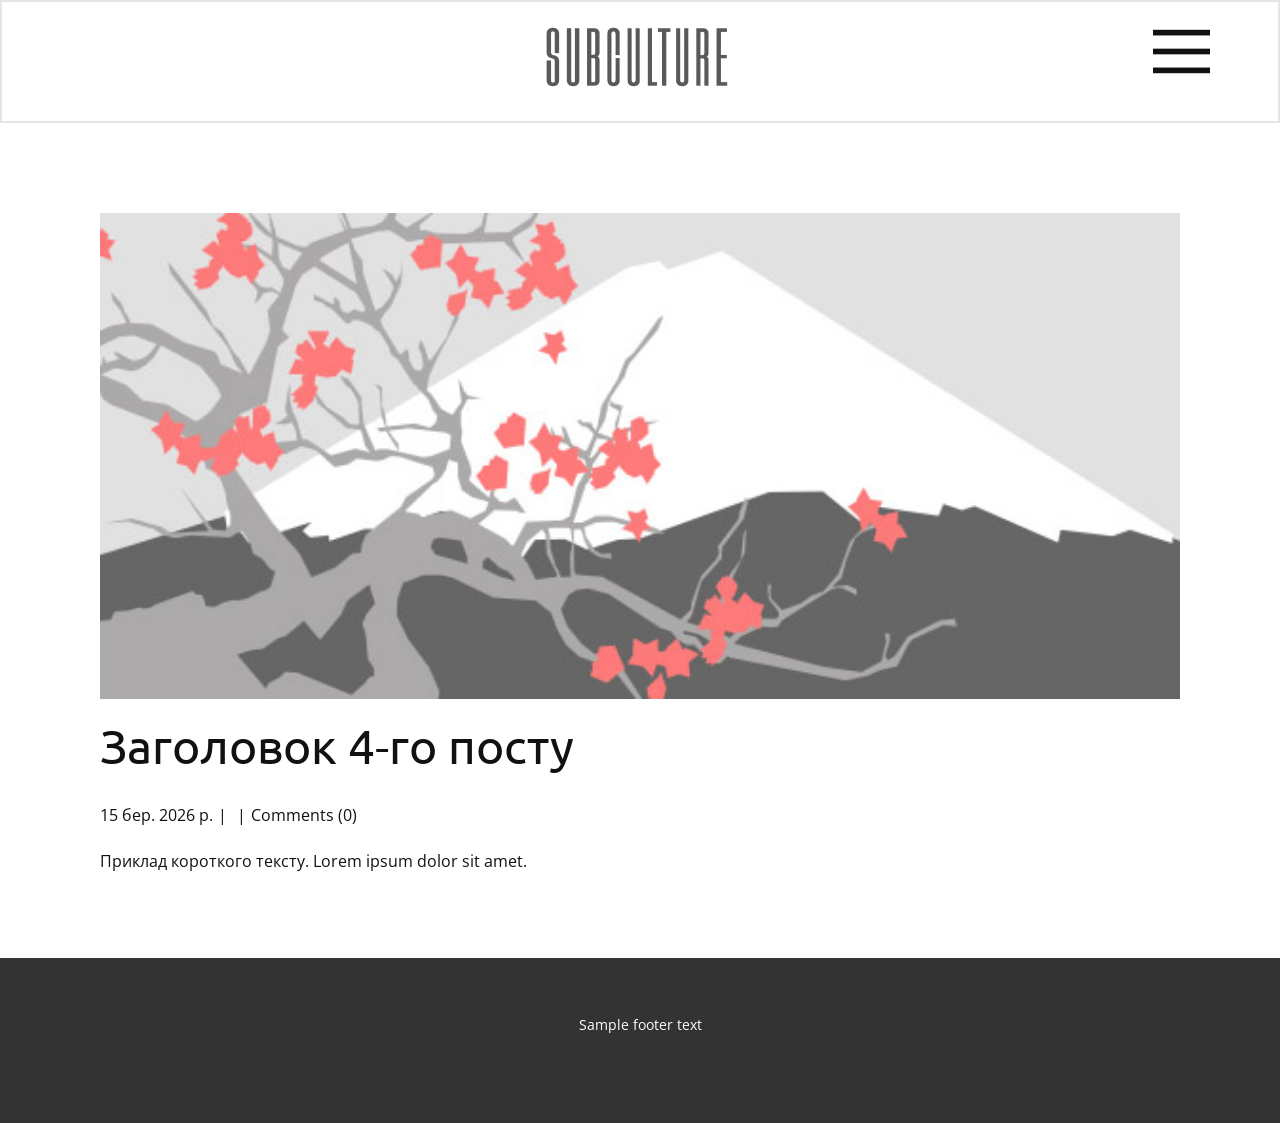
<file: WebSite6630351/blog/пост-3.html>
<!DOCTYPE html>
<html style="font-size: 16px;" lang="ua"><head>
    <meta name="viewport" content="width=device-width, initial-scale=1.0">
    <meta charset="utf-8">
    <meta name="keywords" content="Заголовок 1-го посту">
    <meta name="description" content="">
    <title>Заголовок 4-го посту</title>
    <link rel="stylesheet" href="../nicepage.css" media="screen">
<link rel="stylesheet" href="../Post-Template.css" media="screen">
    <script class="u-script" type="text/javascript" src="../jquery.js" defer=""></script>
    <script class="u-script" type="text/javascript" src="../nicepage.js" defer=""></script>
    <meta name="generator" content="Nicepage 8.3.7, nicepage.com">
    
    
    
    <link id="u-page-google-font" rel="stylesheet" href="https://fonts.googleapis.com/css2?display=swap&amp;family=Roboto:ital,wght@0,100;0,200;0,300;0,400;0,500;0,600;0,700;0,800;0,900;1,100;1,200;1,300;1,400;1,500;1,600;1,700;1,800;1,900&amp;family=Open+Sans:ital,wght@0,300;0,400;0,500;0,600;0,700;0,800;1,300;1,400;1,500;1,600;1,700;1,800&amp;family=Ubuntu:ital,wght@0,300;0,400;0,500;0,700;1,300;1,400;1,500;1,700&amp;family=Playfair+Display:ital,wght@0,400;0,500;0,600;0,700;0,800;0,900;1,400;1,500;1,600;1,700;1,800;1,900">
    <script type="application/ld+json">{
		"@context": "http://schema.org",
		"@type": "Organization",
		"name": "",
		"logo": "images/IMG_0152.jpg"
}</script>
    <meta name="theme-color" content="#e21836">
  <meta data-intl-tel-input-cdn-path="intlTelInput/"></head>
  <body data-path-to-root="./" data-include-products="false" class="u-body u-xl-mode" data-lang="ua"><header class="u-border-2 u-border-grey-10 u-clearfix u-header u-header" id="sec-298a"><div class="u-clearfix u-sheet u-valign-middle-lg u-valign-middle-md u-valign-middle-sm u-valign-middle-xs u-sheet-1">
        <nav class="u-align-left u-font-size-14 u-menu u-menu-hamburger u-menu-open-right u-nav-spacing-25 u-offcanvas u-menu-1" data-responsive-from="XL" role="navigation" data-animation-name="customAnimationIn" data-animation-duration="1000" data-animation-delay="0" data-animation-direction="" data-submenu-level="with-reload">
          <div class="menu-collapse u-custom-font u-font-courier-new" style="font-size: 1rem; letter-spacing: 0px; font-weight: 700; text-transform: uppercase;">
            <a class="u-button-style u-custom-active-border-color u-custom-active-color u-custom-border u-custom-border-color u-custom-borders u-custom-hover-border-color u-custom-hover-color u-custom-left-right-menu-spacing u-custom-padding-bottom u-custom-text-active-color u-custom-text-color u-custom-text-decoration u-custom-text-hover-color u-custom-top-bottom-menu-spacing u-nav-link u-radius" href="#" style="padding: 18px 0px; font-size: calc(1em + 41px); --top-left-radius: 20px; --bottom-left-radius: 20px;" tabindex="-1" aria-label="Open menu" aria-controls="4095">
              <svg class="u-svg-link" preserveAspectRatio="xMidYMin slice" viewBox="0 0 302 302" style=""><use xmlns:xlink="http://www.w3.org/1999/xlink" xlink:href="#svg-7b92"></use></svg>
              <svg xmlns="http://www.w3.org/2000/svg" xmlns:xlink="http://www.w3.org/1999/xlink" version="1.1" id="svg-7b92" x="0px" y="0px" viewBox="0 0 302 302" style="enable-background:new 0 0 302 302;" xml:space="preserve" class="u-svg-content"><g><rect y="36" width="302" height="30"></rect><rect y="236" width="302" height="30"></rect><rect y="136" width="302" height="30"></rect>
</g><g></g><g></g><g></g><g></g><g></g><g></g><g></g><g></g><g></g><g></g><g></g><g></g><g></g><g></g><g></g></svg>
            </a>
          </div>
          <div class="u-custom-menu u-nav-container">
            <ul role="menubar" class="u-custom-font u-font-courier-new u-nav u-spacing-30 u-unstyled u-nav-1"><li role="none" class="u-nav-item"><a role="menuitem" class="u-border-2 u-border-active-grey-90 u-border-hover-grey-50 u-border-no-left u-border-no-right u-border-no-top u-button-style u-nav-link u-text-active-grey-90 u-text-grey-90 u-text-hover-grey-90 u-nav-link-2" href="../">SubCulture</a>
</li></ul>
          </div>
          <div class="u-custom-menu u-nav-container-collapse" id="4095" role="region" aria-label="Menu panel">
            <div class="u-align-center u-black u-container-align-center u-container-style u-inner-container-layout u-opacity u-opacity-var u-sidenav u-sidenav-1">
              <div class="u-inner-container-layout u-sidenav-overflow">
                <div class="u-menu-close u-menu-close-1" tabindex="-1" aria-label="Close menu"></div>
                <ul class="u-align-center u-custom-font u-font-playfair-display u-nav u-popupmenu-items u-spacing-0 u-text-black u-unstyled u-nav-2" role="menubar"><li role="none" class="u-nav-item"><a role="menuitem" class="u-button-style u-nav-link" href="../" style="padding-top: 24px; padding-bottom: 24px;">SubCulture</a>
</li></ul>
                <a href="" class="u-border-2 u-border-grey-40 u-btn u-button-style u-none u-text-hover-white u-btn-1">Кнопка</a>
              </div>
            </div>
            <div class="u-black u-menu-overlay u-opacity u-opacity-var" style="--opacity: 0.8;"></div>
          </div>
          <style class="menu-style">@media (max-width: 1139px) {
                    [data-responsive-from="LG"] .u-nav-container {
                        display: none;
                    }
                    [data-responsive-from="LG"] .menu-collapse {
                        display: block;
                    }
                }</style>
        </nav>
        <a href="#" class="u-image u-image-round u-logo u-opacity u-opacity-65 u-radius u-image-1" data-image-width="693" data-image-height="250">
          <img src="../images/IMG_0152.jpg" class="u-logo-image u-logo-image-1">
        </a>
      </div></header>
    <section class="u-align-center u-clearfix u-section-1" id="block-2">
      <div class="u-clearfix u-sheet u-valign-middle-md u-valign-middle-sm u-valign-middle-xs u-sheet-1"><!--post_details--><!--post_details_options_json--><!--{"source":""}--><!--/post_details_options_json--><!--blog_post-->
        <div class="u-container-style u-expanded-width u-post-details u-post-details-1">
          <div class="u-container-layout u-valign-middle u-container-layout-1"><!--blog_post_image-->
            <img alt="" class="u-blog-control u-expanded-width u-image u-image-default u-image-1" src="../images/0fd3416c.jpeg"><!--/blog_post_image--><!--blog_post_header-->
            <h2 class="u-blog-control u-text u-text-1">Заголовок 4-го посту</h2><!--/blog_post_header--><!--blog_post_metadata-->
            <div class="u-blog-control u-metadata u-metadata-1"><!--blog_post_metadata_date--><span class="u-meta-date u-meta-icon">15 бер. 2026 р.</span><!--/blog_post_metadata_date--><!--blog_post_metadata_category--><span class="u-meta-category u-meta-icon"></span><!--/blog_post_metadata_category--><!--blog_post_metadata_comments--><span class="u-meta-comments u-meta-icon"><!--blog_post_metadata_comments_content-->Comments (0)<!--/blog_post_metadata_comments_content--></span><!--/blog_post_metadata_comments-->
            </div><!--/blog_post_metadata--><!--blog_post_content-->
            <div class="u-align-justify u-blog-control u-post-content u-text u-text-2 fr-view">
  <p>Приклад короткого тексту. Lorem ipsum dolor sit amet.</p>
  </div><!--/blog_post_content-->
          </div>
        </div><!--/blog_post--><!--/post_details-->
      </div>
    </section>
    
    
    
    <footer class="top-margin-for-add-section-widget-small u-clearfix u-footer u-grey-80" id="sec-cbbd"><div class="u-clearfix u-sheet u-sheet-1">
        <div class="u-align-center u-container-align-center u-container-style u-group u-group-1">
          <div class="u-container-layout u-valign-middle u-container-layout-1">
            <p class="u-small-text u-text u-text-variant u-text-1">Sample footer text</p>
          </div>
        </div>
      </div></footer>
    <section class="u-backlink u-clearfix u-grey-80"></section>
  
</body></html>
</file>
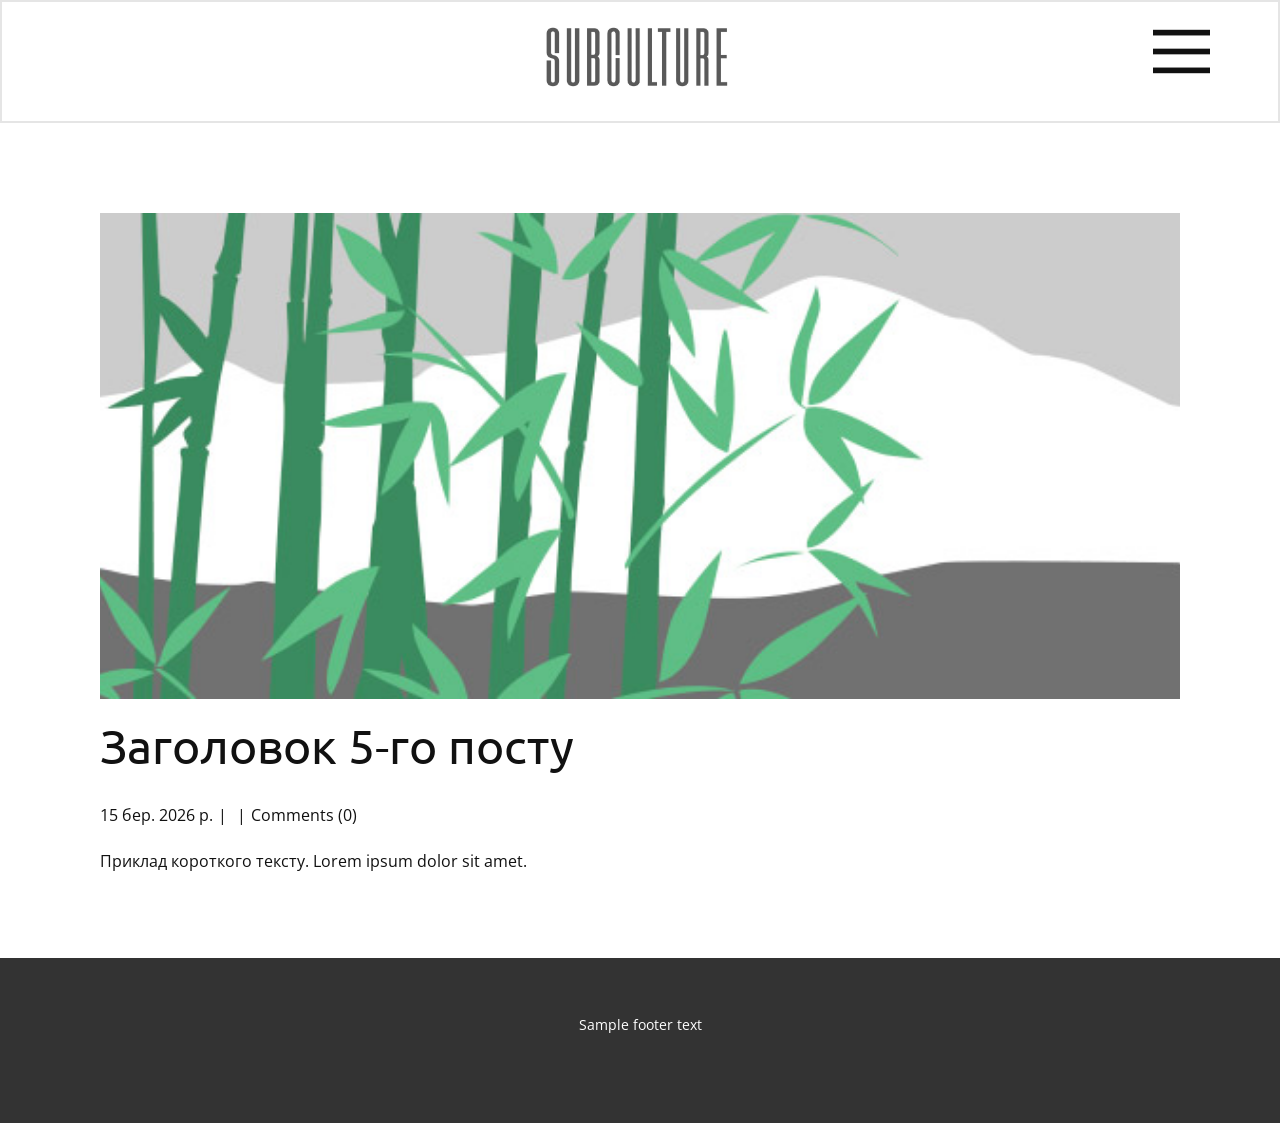
<file: WebSite6630351/blog/пост-4.html>
<!DOCTYPE html>
<html style="font-size: 16px;" lang="ua"><head>
    <meta name="viewport" content="width=device-width, initial-scale=1.0">
    <meta charset="utf-8">
    <meta name="keywords" content="Заголовок 1-го посту">
    <meta name="description" content="">
    <title>Заголовок 5-го посту</title>
    <link rel="stylesheet" href="../nicepage.css" media="screen">
<link rel="stylesheet" href="../Post-Template.css" media="screen">
    <script class="u-script" type="text/javascript" src="../jquery.js" defer=""></script>
    <script class="u-script" type="text/javascript" src="../nicepage.js" defer=""></script>
    <meta name="generator" content="Nicepage 8.3.7, nicepage.com">
    
    
    
    <link id="u-page-google-font" rel="stylesheet" href="https://fonts.googleapis.com/css2?display=swap&amp;family=Roboto:ital,wght@0,100;0,200;0,300;0,400;0,500;0,600;0,700;0,800;0,900;1,100;1,200;1,300;1,400;1,500;1,600;1,700;1,800;1,900&amp;family=Open+Sans:ital,wght@0,300;0,400;0,500;0,600;0,700;0,800;1,300;1,400;1,500;1,600;1,700;1,800&amp;family=Ubuntu:ital,wght@0,300;0,400;0,500;0,700;1,300;1,400;1,500;1,700&amp;family=Playfair+Display:ital,wght@0,400;0,500;0,600;0,700;0,800;0,900;1,400;1,500;1,600;1,700;1,800;1,900">
    <script type="application/ld+json">{
		"@context": "http://schema.org",
		"@type": "Organization",
		"name": "",
		"logo": "images/IMG_0152.jpg"
}</script>
    <meta name="theme-color" content="#e21836">
  <meta data-intl-tel-input-cdn-path="intlTelInput/"></head>
  <body data-path-to-root="./" data-include-products="false" class="u-body u-xl-mode" data-lang="ua"><header class="u-border-2 u-border-grey-10 u-clearfix u-header u-header" id="sec-298a"><div class="u-clearfix u-sheet u-valign-middle-lg u-valign-middle-md u-valign-middle-sm u-valign-middle-xs u-sheet-1">
        <nav class="u-align-left u-font-size-14 u-menu u-menu-hamburger u-menu-open-right u-nav-spacing-25 u-offcanvas u-menu-1" data-responsive-from="XL" role="navigation" data-animation-name="customAnimationIn" data-animation-duration="1000" data-animation-delay="0" data-animation-direction="" data-submenu-level="with-reload">
          <div class="menu-collapse u-custom-font u-font-courier-new" style="font-size: 1rem; letter-spacing: 0px; font-weight: 700; text-transform: uppercase;">
            <a class="u-button-style u-custom-active-border-color u-custom-active-color u-custom-border u-custom-border-color u-custom-borders u-custom-hover-border-color u-custom-hover-color u-custom-left-right-menu-spacing u-custom-padding-bottom u-custom-text-active-color u-custom-text-color u-custom-text-decoration u-custom-text-hover-color u-custom-top-bottom-menu-spacing u-nav-link u-radius" href="#" style="padding: 18px 0px; font-size: calc(1em + 41px); --top-left-radius: 20px; --bottom-left-radius: 20px;" tabindex="-1" aria-label="Open menu" aria-controls="4095">
              <svg class="u-svg-link" preserveAspectRatio="xMidYMin slice" viewBox="0 0 302 302" style=""><use xmlns:xlink="http://www.w3.org/1999/xlink" xlink:href="#svg-7b92"></use></svg>
              <svg xmlns="http://www.w3.org/2000/svg" xmlns:xlink="http://www.w3.org/1999/xlink" version="1.1" id="svg-7b92" x="0px" y="0px" viewBox="0 0 302 302" style="enable-background:new 0 0 302 302;" xml:space="preserve" class="u-svg-content"><g><rect y="36" width="302" height="30"></rect><rect y="236" width="302" height="30"></rect><rect y="136" width="302" height="30"></rect>
</g><g></g><g></g><g></g><g></g><g></g><g></g><g></g><g></g><g></g><g></g><g></g><g></g><g></g><g></g><g></g></svg>
            </a>
          </div>
          <div class="u-custom-menu u-nav-container">
            <ul role="menubar" class="u-custom-font u-font-courier-new u-nav u-spacing-30 u-unstyled u-nav-1"><li role="none" class="u-nav-item"><a role="menuitem" class="u-border-2 u-border-active-grey-90 u-border-hover-grey-50 u-border-no-left u-border-no-right u-border-no-top u-button-style u-nav-link u-text-active-grey-90 u-text-grey-90 u-text-hover-grey-90 u-nav-link-2" href="../">SubCulture</a>
</li></ul>
          </div>
          <div class="u-custom-menu u-nav-container-collapse" id="4095" role="region" aria-label="Menu panel">
            <div class="u-align-center u-black u-container-align-center u-container-style u-inner-container-layout u-opacity u-opacity-var u-sidenav u-sidenav-1">
              <div class="u-inner-container-layout u-sidenav-overflow">
                <div class="u-menu-close u-menu-close-1" tabindex="-1" aria-label="Close menu"></div>
                <ul class="u-align-center u-custom-font u-font-playfair-display u-nav u-popupmenu-items u-spacing-0 u-text-black u-unstyled u-nav-2" role="menubar"><li role="none" class="u-nav-item"><a role="menuitem" class="u-button-style u-nav-link" href="../" style="padding-top: 24px; padding-bottom: 24px;">SubCulture</a>
</li></ul>
                <a href="" class="u-border-2 u-border-grey-40 u-btn u-button-style u-none u-text-hover-white u-btn-1">Кнопка</a>
              </div>
            </div>
            <div class="u-black u-menu-overlay u-opacity u-opacity-var" style="--opacity: 0.8;"></div>
          </div>
          <style class="menu-style">@media (max-width: 1139px) {
                    [data-responsive-from="LG"] .u-nav-container {
                        display: none;
                    }
                    [data-responsive-from="LG"] .menu-collapse {
                        display: block;
                    }
                }</style>
        </nav>
        <a href="#" class="u-image u-image-round u-logo u-opacity u-opacity-65 u-radius u-image-1" data-image-width="693" data-image-height="250">
          <img src="../images/IMG_0152.jpg" class="u-logo-image u-logo-image-1">
        </a>
      </div></header>
    <section class="u-align-center u-clearfix u-section-1" id="block-2">
      <div class="u-clearfix u-sheet u-valign-middle-md u-valign-middle-sm u-valign-middle-xs u-sheet-1"><!--post_details--><!--post_details_options_json--><!--{"source":""}--><!--/post_details_options_json--><!--blog_post-->
        <div class="u-container-style u-expanded-width u-post-details u-post-details-1">
          <div class="u-container-layout u-valign-middle u-container-layout-1"><!--blog_post_image-->
            <img alt="" class="u-blog-control u-expanded-width u-image u-image-default u-image-1" src="../images/68f64b9d.jpeg"><!--/blog_post_image--><!--blog_post_header-->
            <h2 class="u-blog-control u-text u-text-1">Заголовок 5-го посту</h2><!--/blog_post_header--><!--blog_post_metadata-->
            <div class="u-blog-control u-metadata u-metadata-1"><!--blog_post_metadata_date--><span class="u-meta-date u-meta-icon">15 бер. 2026 р.</span><!--/blog_post_metadata_date--><!--blog_post_metadata_category--><span class="u-meta-category u-meta-icon"></span><!--/blog_post_metadata_category--><!--blog_post_metadata_comments--><span class="u-meta-comments u-meta-icon"><!--blog_post_metadata_comments_content-->Comments (0)<!--/blog_post_metadata_comments_content--></span><!--/blog_post_metadata_comments-->
            </div><!--/blog_post_metadata--><!--blog_post_content-->
            <div class="u-align-justify u-blog-control u-post-content u-text u-text-2 fr-view">
  <p>Приклад короткого тексту. Lorem ipsum dolor sit amet.</p>
  </div><!--/blog_post_content-->
          </div>
        </div><!--/blog_post--><!--/post_details-->
      </div>
    </section>
    
    
    
    <footer class="top-margin-for-add-section-widget-small u-clearfix u-footer u-grey-80" id="sec-cbbd"><div class="u-clearfix u-sheet u-sheet-1">
        <div class="u-align-center u-container-align-center u-container-style u-group u-group-1">
          <div class="u-container-layout u-valign-middle u-container-layout-1">
            <p class="u-small-text u-text u-text-variant u-text-1">Sample footer text</p>
          </div>
        </div>
      </div></footer>
    <section class="u-backlink u-clearfix u-grey-80"></section>
  
</body></html>
</file>
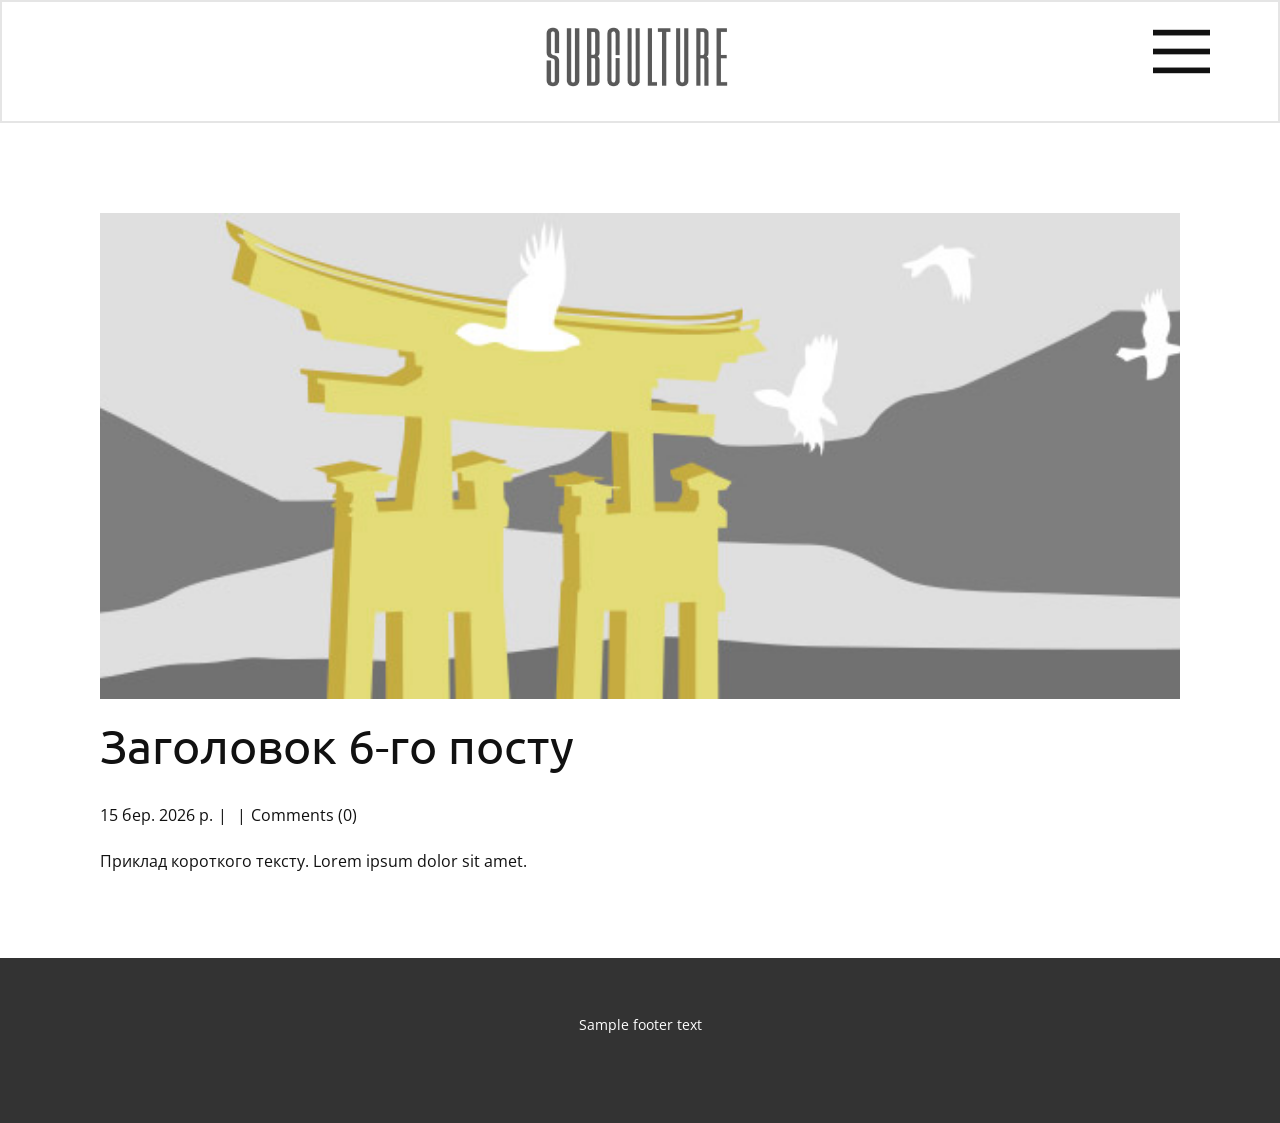
<file: WebSite6630351/blog/пост-5.html>
<!DOCTYPE html>
<html style="font-size: 16px;" lang="ua"><head>
    <meta name="viewport" content="width=device-width, initial-scale=1.0">
    <meta charset="utf-8">
    <meta name="keywords" content="Заголовок 1-го посту">
    <meta name="description" content="">
    <title>Заголовок 6-го посту</title>
    <link rel="stylesheet" href="../nicepage.css" media="screen">
<link rel="stylesheet" href="../Post-Template.css" media="screen">
    <script class="u-script" type="text/javascript" src="../jquery.js" defer=""></script>
    <script class="u-script" type="text/javascript" src="../nicepage.js" defer=""></script>
    <meta name="generator" content="Nicepage 8.3.7, nicepage.com">
    
    
    
    <link id="u-page-google-font" rel="stylesheet" href="https://fonts.googleapis.com/css2?display=swap&amp;family=Roboto:ital,wght@0,100;0,200;0,300;0,400;0,500;0,600;0,700;0,800;0,900;1,100;1,200;1,300;1,400;1,500;1,600;1,700;1,800;1,900&amp;family=Open+Sans:ital,wght@0,300;0,400;0,500;0,600;0,700;0,800;1,300;1,400;1,500;1,600;1,700;1,800&amp;family=Ubuntu:ital,wght@0,300;0,400;0,500;0,700;1,300;1,400;1,500;1,700&amp;family=Playfair+Display:ital,wght@0,400;0,500;0,600;0,700;0,800;0,900;1,400;1,500;1,600;1,700;1,800;1,900">
    <script type="application/ld+json">{
		"@context": "http://schema.org",
		"@type": "Organization",
		"name": "",
		"logo": "images/IMG_0152.jpg"
}</script>
    <meta name="theme-color" content="#e21836">
  <meta data-intl-tel-input-cdn-path="intlTelInput/"></head>
  <body data-path-to-root="./" data-include-products="false" class="u-body u-xl-mode" data-lang="ua"><header class="u-border-2 u-border-grey-10 u-clearfix u-header u-header" id="sec-298a"><div class="u-clearfix u-sheet u-valign-middle-lg u-valign-middle-md u-valign-middle-sm u-valign-middle-xs u-sheet-1">
        <nav class="u-align-left u-font-size-14 u-menu u-menu-hamburger u-menu-open-right u-nav-spacing-25 u-offcanvas u-menu-1" data-responsive-from="XL" role="navigation" data-animation-name="customAnimationIn" data-animation-duration="1000" data-animation-delay="0" data-animation-direction="" data-submenu-level="with-reload">
          <div class="menu-collapse u-custom-font u-font-courier-new" style="font-size: 1rem; letter-spacing: 0px; font-weight: 700; text-transform: uppercase;">
            <a class="u-button-style u-custom-active-border-color u-custom-active-color u-custom-border u-custom-border-color u-custom-borders u-custom-hover-border-color u-custom-hover-color u-custom-left-right-menu-spacing u-custom-padding-bottom u-custom-text-active-color u-custom-text-color u-custom-text-decoration u-custom-text-hover-color u-custom-top-bottom-menu-spacing u-nav-link u-radius" href="#" style="padding: 18px 0px; font-size: calc(1em + 41px); --top-left-radius: 20px; --bottom-left-radius: 20px;" tabindex="-1" aria-label="Open menu" aria-controls="4095">
              <svg class="u-svg-link" preserveAspectRatio="xMidYMin slice" viewBox="0 0 302 302" style=""><use xmlns:xlink="http://www.w3.org/1999/xlink" xlink:href="#svg-7b92"></use></svg>
              <svg xmlns="http://www.w3.org/2000/svg" xmlns:xlink="http://www.w3.org/1999/xlink" version="1.1" id="svg-7b92" x="0px" y="0px" viewBox="0 0 302 302" style="enable-background:new 0 0 302 302;" xml:space="preserve" class="u-svg-content"><g><rect y="36" width="302" height="30"></rect><rect y="236" width="302" height="30"></rect><rect y="136" width="302" height="30"></rect>
</g><g></g><g></g><g></g><g></g><g></g><g></g><g></g><g></g><g></g><g></g><g></g><g></g><g></g><g></g><g></g></svg>
            </a>
          </div>
          <div class="u-custom-menu u-nav-container">
            <ul role="menubar" class="u-custom-font u-font-courier-new u-nav u-spacing-30 u-unstyled u-nav-1"><li role="none" class="u-nav-item"><a role="menuitem" class="u-border-2 u-border-active-grey-90 u-border-hover-grey-50 u-border-no-left u-border-no-right u-border-no-top u-button-style u-nav-link u-text-active-grey-90 u-text-grey-90 u-text-hover-grey-90 u-nav-link-2" href="../">SubCulture</a>
</li></ul>
          </div>
          <div class="u-custom-menu u-nav-container-collapse" id="4095" role="region" aria-label="Menu panel">
            <div class="u-align-center u-black u-container-align-center u-container-style u-inner-container-layout u-opacity u-opacity-var u-sidenav u-sidenav-1">
              <div class="u-inner-container-layout u-sidenav-overflow">
                <div class="u-menu-close u-menu-close-1" tabindex="-1" aria-label="Close menu"></div>
                <ul class="u-align-center u-custom-font u-font-playfair-display u-nav u-popupmenu-items u-spacing-0 u-text-black u-unstyled u-nav-2" role="menubar"><li role="none" class="u-nav-item"><a role="menuitem" class="u-button-style u-nav-link" href="../" style="padding-top: 24px; padding-bottom: 24px;">SubCulture</a>
</li></ul>
                <a href="" class="u-border-2 u-border-grey-40 u-btn u-button-style u-none u-text-hover-white u-btn-1">Кнопка</a>
              </div>
            </div>
            <div class="u-black u-menu-overlay u-opacity u-opacity-var" style="--opacity: 0.8;"></div>
          </div>
          <style class="menu-style">@media (max-width: 1139px) {
                    [data-responsive-from="LG"] .u-nav-container {
                        display: none;
                    }
                    [data-responsive-from="LG"] .menu-collapse {
                        display: block;
                    }
                }</style>
        </nav>
        <a href="#" class="u-image u-image-round u-logo u-opacity u-opacity-65 u-radius u-image-1" data-image-width="693" data-image-height="250">
          <img src="../images/IMG_0152.jpg" class="u-logo-image u-logo-image-1">
        </a>
      </div></header>
    <section class="u-align-center u-clearfix u-section-1" id="block-2">
      <div class="u-clearfix u-sheet u-valign-middle-md u-valign-middle-sm u-valign-middle-xs u-sheet-1"><!--post_details--><!--post_details_options_json--><!--{"source":""}--><!--/post_details_options_json--><!--blog_post-->
        <div class="u-container-style u-expanded-width u-post-details u-post-details-1">
          <div class="u-container-layout u-valign-middle u-container-layout-1"><!--blog_post_image-->
            <img alt="" class="u-blog-control u-expanded-width u-image u-image-default u-image-1" src="../images/8ad73f3c.jpeg"><!--/blog_post_image--><!--blog_post_header-->
            <h2 class="u-blog-control u-text u-text-1">Заголовок 6-го посту</h2><!--/blog_post_header--><!--blog_post_metadata-->
            <div class="u-blog-control u-metadata u-metadata-1"><!--blog_post_metadata_date--><span class="u-meta-date u-meta-icon">15 бер. 2026 р.</span><!--/blog_post_metadata_date--><!--blog_post_metadata_category--><span class="u-meta-category u-meta-icon"></span><!--/blog_post_metadata_category--><!--blog_post_metadata_comments--><span class="u-meta-comments u-meta-icon"><!--blog_post_metadata_comments_content-->Comments (0)<!--/blog_post_metadata_comments_content--></span><!--/blog_post_metadata_comments-->
            </div><!--/blog_post_metadata--><!--blog_post_content-->
            <div class="u-align-justify u-blog-control u-post-content u-text u-text-2 fr-view">
  <p>Приклад короткого тексту. Lorem ipsum dolor sit amet.</p>
  </div><!--/blog_post_content-->
          </div>
        </div><!--/blog_post--><!--/post_details-->
      </div>
    </section>
    
    
    
    <footer class="top-margin-for-add-section-widget-small u-clearfix u-footer u-grey-80" id="sec-cbbd"><div class="u-clearfix u-sheet u-sheet-1">
        <div class="u-align-center u-container-align-center u-container-style u-group u-group-1">
          <div class="u-container-layout u-valign-middle u-container-layout-1">
            <p class="u-small-text u-text u-text-variant u-text-1">Sample footer text</p>
          </div>
        </div>
      </div></footer>
    <section class="u-backlink u-clearfix u-grey-80"></section>
  
</body></html>
</file>
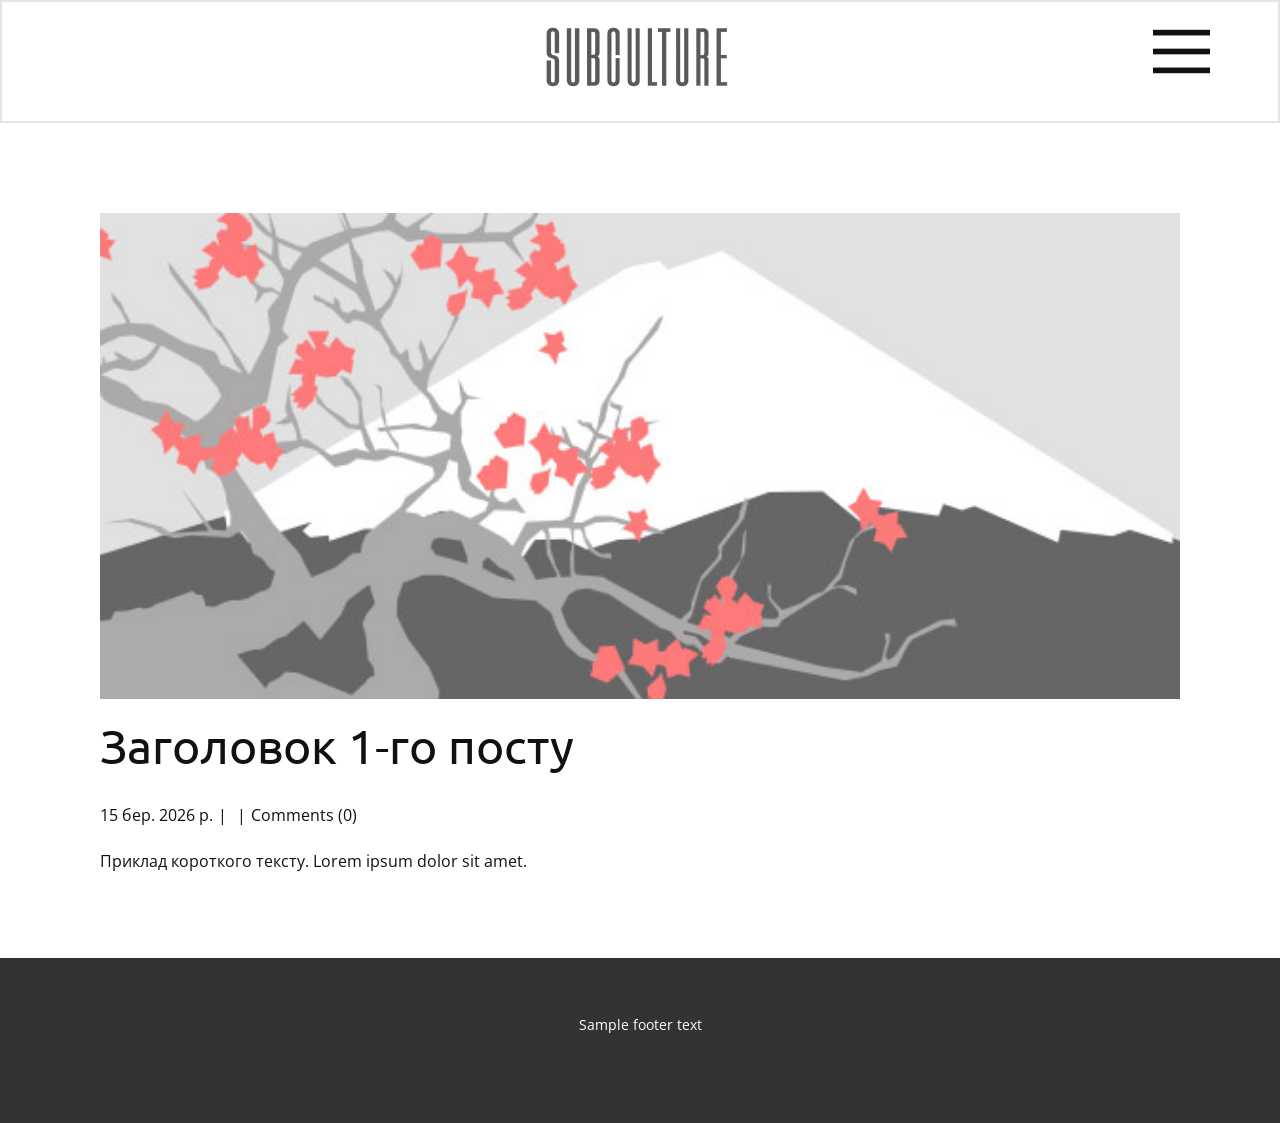
<file: WebSite6630351/blog/пост.html>
<!DOCTYPE html>
<html style="font-size: 16px;" lang="ua"><head>
    <meta name="viewport" content="width=device-width, initial-scale=1.0">
    <meta charset="utf-8">
    <meta name="keywords" content="Заголовок 1-го посту">
    <meta name="description" content="">
    <title>Заголовок 1-го посту</title>
    <link rel="stylesheet" href="../nicepage.css" media="screen">
<link rel="stylesheet" href="../Post-Template.css" media="screen">
    <script class="u-script" type="text/javascript" src="../jquery.js" defer=""></script>
    <script class="u-script" type="text/javascript" src="../nicepage.js" defer=""></script>
    <meta name="generator" content="Nicepage 8.3.7, nicepage.com">
    
    
    
    <link id="u-page-google-font" rel="stylesheet" href="https://fonts.googleapis.com/css2?display=swap&amp;family=Roboto:ital,wght@0,100;0,200;0,300;0,400;0,500;0,600;0,700;0,800;0,900;1,100;1,200;1,300;1,400;1,500;1,600;1,700;1,800;1,900&amp;family=Open+Sans:ital,wght@0,300;0,400;0,500;0,600;0,700;0,800;1,300;1,400;1,500;1,600;1,700;1,800&amp;family=Ubuntu:ital,wght@0,300;0,400;0,500;0,700;1,300;1,400;1,500;1,700&amp;family=Playfair+Display:ital,wght@0,400;0,500;0,600;0,700;0,800;0,900;1,400;1,500;1,600;1,700;1,800;1,900">
    <script type="application/ld+json">{
		"@context": "http://schema.org",
		"@type": "Organization",
		"name": "",
		"logo": "images/IMG_0152.jpg"
}</script>
    <meta name="theme-color" content="#e21836">
  <meta data-intl-tel-input-cdn-path="intlTelInput/"></head>
  <body data-path-to-root="./" data-include-products="false" class="u-body u-xl-mode" data-lang="ua"><header class="u-border-2 u-border-grey-10 u-clearfix u-header u-header" id="sec-298a"><div class="u-clearfix u-sheet u-valign-middle-lg u-valign-middle-md u-valign-middle-sm u-valign-middle-xs u-sheet-1">
        <nav class="u-align-left u-font-size-14 u-menu u-menu-hamburger u-menu-open-right u-nav-spacing-25 u-offcanvas u-menu-1" data-responsive-from="XL" role="navigation" data-animation-name="customAnimationIn" data-animation-duration="1000" data-animation-delay="0" data-animation-direction="" data-submenu-level="with-reload">
          <div class="menu-collapse u-custom-font u-font-courier-new" style="font-size: 1rem; letter-spacing: 0px; font-weight: 700; text-transform: uppercase;">
            <a class="u-button-style u-custom-active-border-color u-custom-active-color u-custom-border u-custom-border-color u-custom-borders u-custom-hover-border-color u-custom-hover-color u-custom-left-right-menu-spacing u-custom-padding-bottom u-custom-text-active-color u-custom-text-color u-custom-text-decoration u-custom-text-hover-color u-custom-top-bottom-menu-spacing u-nav-link u-radius" href="#" style="padding: 18px 0px; font-size: calc(1em + 41px); --top-left-radius: 20px; --bottom-left-radius: 20px;" tabindex="-1" aria-label="Open menu" aria-controls="4095">
              <svg class="u-svg-link" preserveAspectRatio="xMidYMin slice" viewBox="0 0 302 302" style=""><use xmlns:xlink="http://www.w3.org/1999/xlink" xlink:href="#svg-7b92"></use></svg>
              <svg xmlns="http://www.w3.org/2000/svg" xmlns:xlink="http://www.w3.org/1999/xlink" version="1.1" id="svg-7b92" x="0px" y="0px" viewBox="0 0 302 302" style="enable-background:new 0 0 302 302;" xml:space="preserve" class="u-svg-content"><g><rect y="36" width="302" height="30"></rect><rect y="236" width="302" height="30"></rect><rect y="136" width="302" height="30"></rect>
</g><g></g><g></g><g></g><g></g><g></g><g></g><g></g><g></g><g></g><g></g><g></g><g></g><g></g><g></g><g></g></svg>
            </a>
          </div>
          <div class="u-custom-menu u-nav-container">
            <ul role="menubar" class="u-custom-font u-font-courier-new u-nav u-spacing-30 u-unstyled u-nav-1"><li role="none" class="u-nav-item"><a role="menuitem" class="u-border-2 u-border-active-grey-90 u-border-hover-grey-50 u-border-no-left u-border-no-right u-border-no-top u-button-style u-nav-link u-text-active-grey-90 u-text-grey-90 u-text-hover-grey-90 u-nav-link-2" href="../">SubCulture</a>
</li></ul>
          </div>
          <div class="u-custom-menu u-nav-container-collapse" id="4095" role="region" aria-label="Menu panel">
            <div class="u-align-center u-black u-container-align-center u-container-style u-inner-container-layout u-opacity u-opacity-var u-sidenav u-sidenav-1">
              <div class="u-inner-container-layout u-sidenav-overflow">
                <div class="u-menu-close u-menu-close-1" tabindex="-1" aria-label="Close menu"></div>
                <ul class="u-align-center u-custom-font u-font-playfair-display u-nav u-popupmenu-items u-spacing-0 u-text-black u-unstyled u-nav-2" role="menubar"><li role="none" class="u-nav-item"><a role="menuitem" class="u-button-style u-nav-link" href="../" style="padding-top: 24px; padding-bottom: 24px;">SubCulture</a>
</li></ul>
                <a href="" class="u-border-2 u-border-grey-40 u-btn u-button-style u-none u-text-hover-white u-btn-1">Кнопка</a>
              </div>
            </div>
            <div class="u-black u-menu-overlay u-opacity u-opacity-var" style="--opacity: 0.8;"></div>
          </div>
          <style class="menu-style">@media (max-width: 1139px) {
                    [data-responsive-from="LG"] .u-nav-container {
                        display: none;
                    }
                    [data-responsive-from="LG"] .menu-collapse {
                        display: block;
                    }
                }</style>
        </nav>
        <a href="#" class="u-image u-image-round u-logo u-opacity u-opacity-65 u-radius u-image-1" data-image-width="693" data-image-height="250">
          <img src="../images/IMG_0152.jpg" class="u-logo-image u-logo-image-1">
        </a>
      </div></header>
    <section class="u-align-center u-clearfix u-section-1" id="block-2">
      <div class="u-clearfix u-sheet u-valign-middle-md u-valign-middle-sm u-valign-middle-xs u-sheet-1"><!--post_details--><!--post_details_options_json--><!--{"source":""}--><!--/post_details_options_json--><!--blog_post-->
        <div class="u-container-style u-expanded-width u-post-details u-post-details-1">
          <div class="u-container-layout u-valign-middle u-container-layout-1"><!--blog_post_image-->
            <img alt="" class="u-blog-control u-expanded-width u-image u-image-default u-image-1" src="../images/0fd3416c.jpeg"><!--/blog_post_image--><!--blog_post_header-->
            <h2 class="u-blog-control u-text u-text-1">Заголовок 1-го посту</h2><!--/blog_post_header--><!--blog_post_metadata-->
            <div class="u-blog-control u-metadata u-metadata-1"><!--blog_post_metadata_date--><span class="u-meta-date u-meta-icon">15 бер. 2026 р.</span><!--/blog_post_metadata_date--><!--blog_post_metadata_category--><span class="u-meta-category u-meta-icon"></span><!--/blog_post_metadata_category--><!--blog_post_metadata_comments--><span class="u-meta-comments u-meta-icon"><!--blog_post_metadata_comments_content-->Comments (0)<!--/blog_post_metadata_comments_content--></span><!--/blog_post_metadata_comments-->
            </div><!--/blog_post_metadata--><!--blog_post_content-->
            <div class="u-align-justify u-blog-control u-post-content u-text u-text-2 fr-view">
  <p>Приклад короткого тексту. Lorem ipsum dolor sit amet.</p>
  </div><!--/blog_post_content-->
          </div>
        </div><!--/blog_post--><!--/post_details-->
      </div>
    </section>
    
    
    
    <footer class="top-margin-for-add-section-widget-small u-clearfix u-footer u-grey-80" id="sec-cbbd"><div class="u-clearfix u-sheet u-sheet-1">
        <div class="u-align-center u-container-align-center u-container-style u-group u-group-1">
          <div class="u-container-layout u-valign-middle u-container-layout-1">
            <p class="u-small-text u-text u-text-variant u-text-1">Sample footer text</p>
          </div>
        </div>
      </div></footer>
    <section class="u-backlink u-clearfix u-grey-80"></section>
  
</body></html>
</file>
